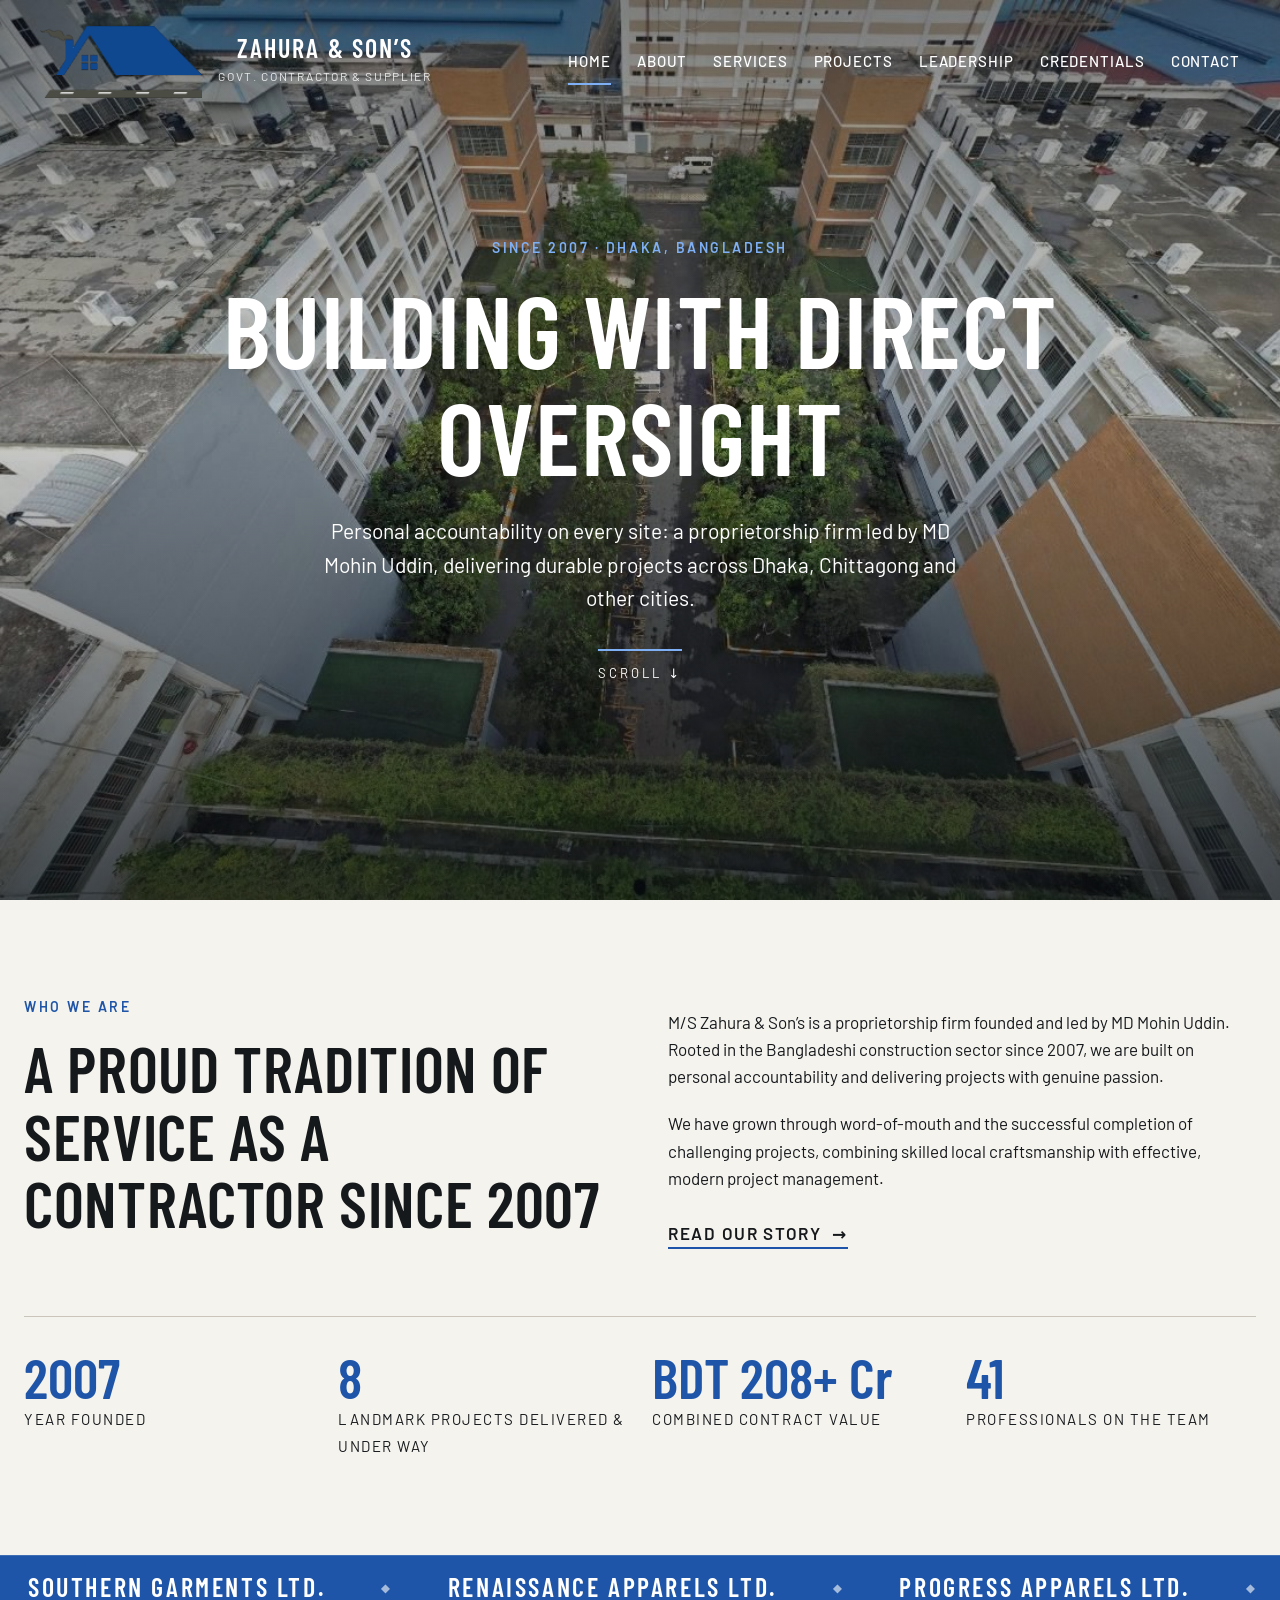
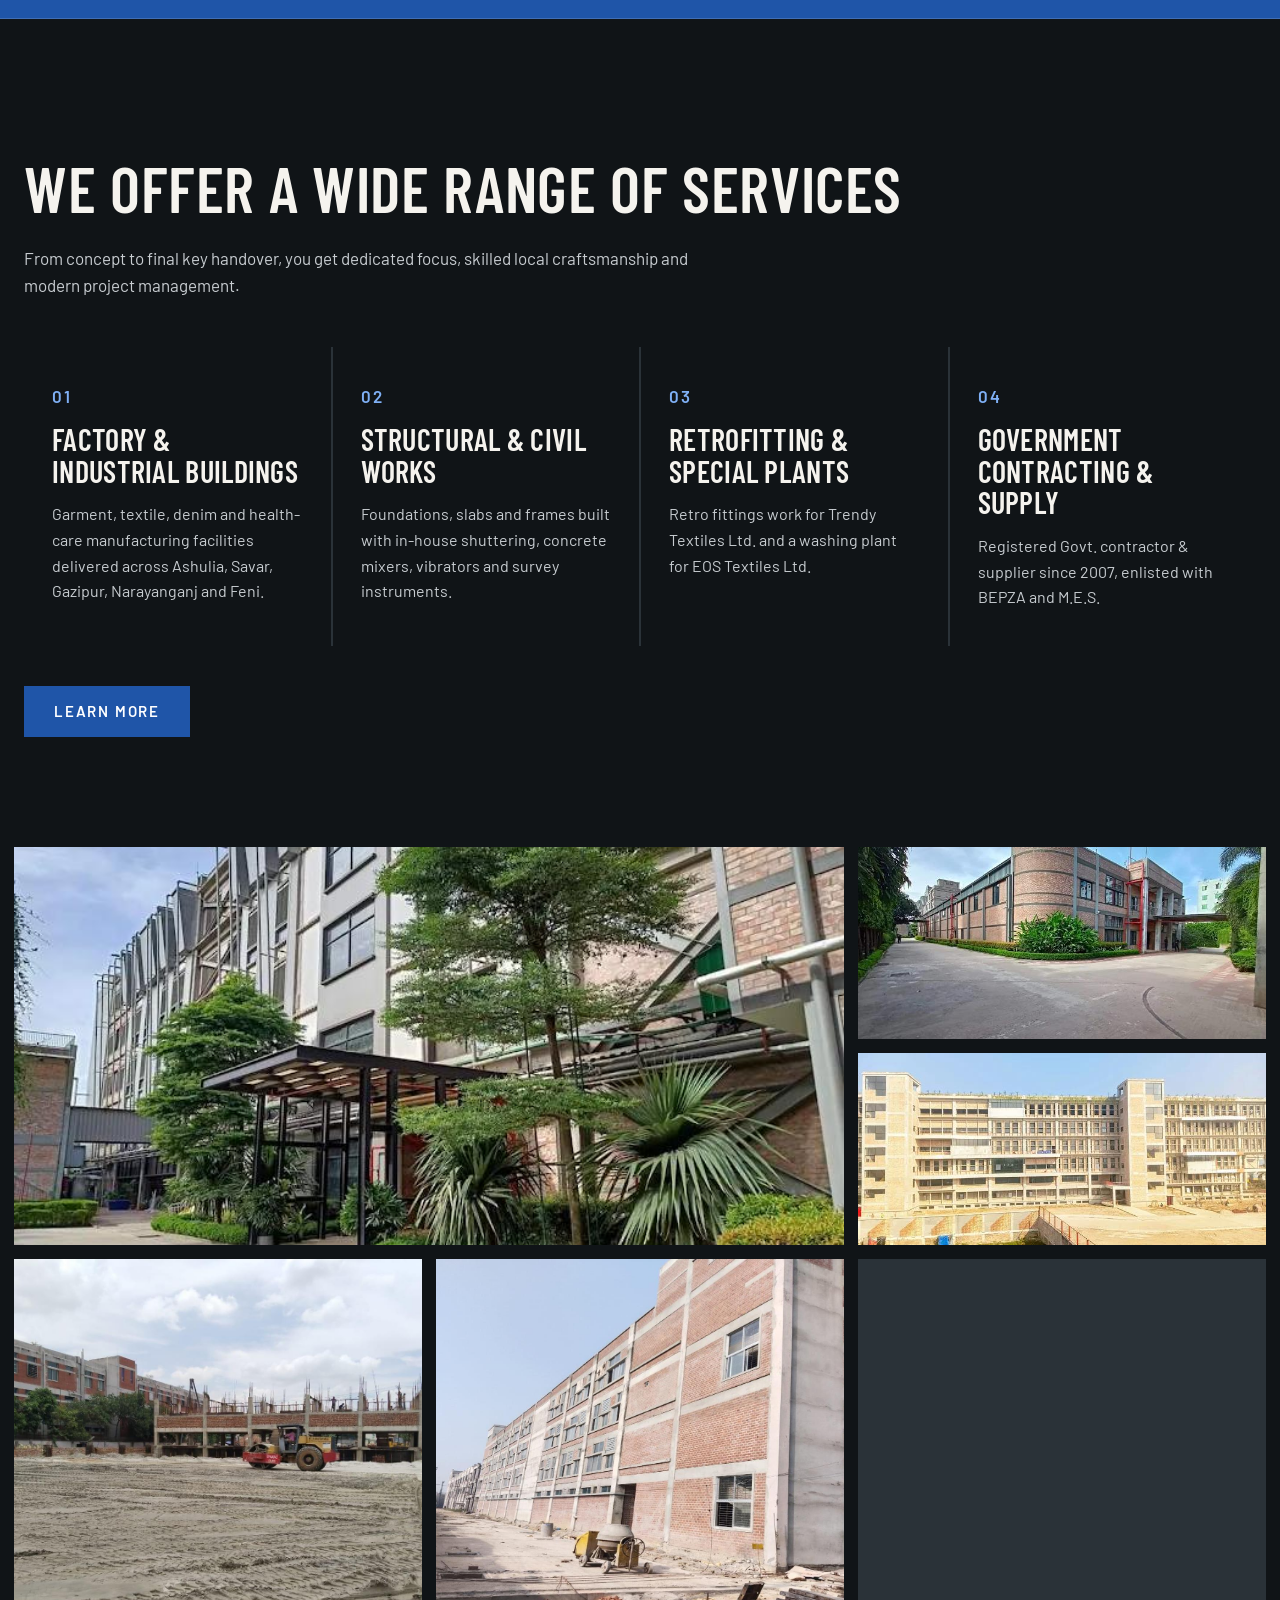
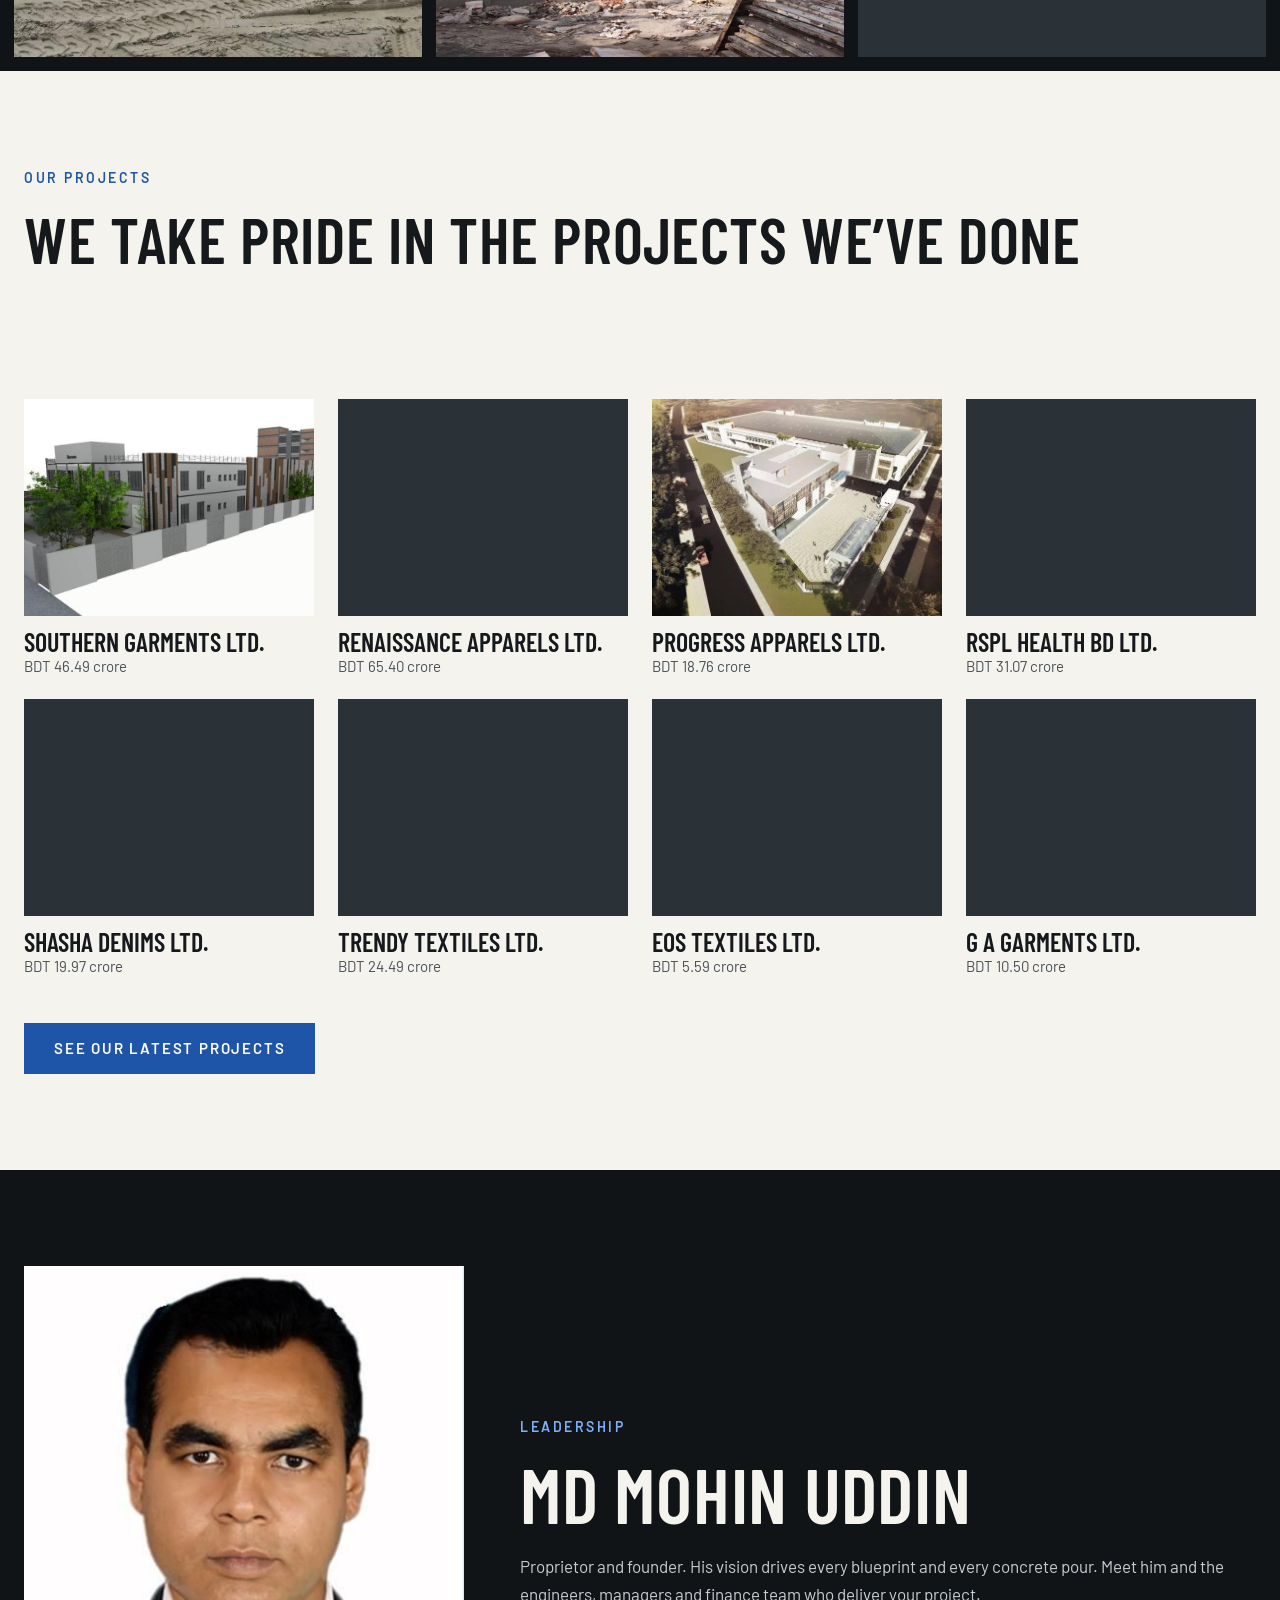
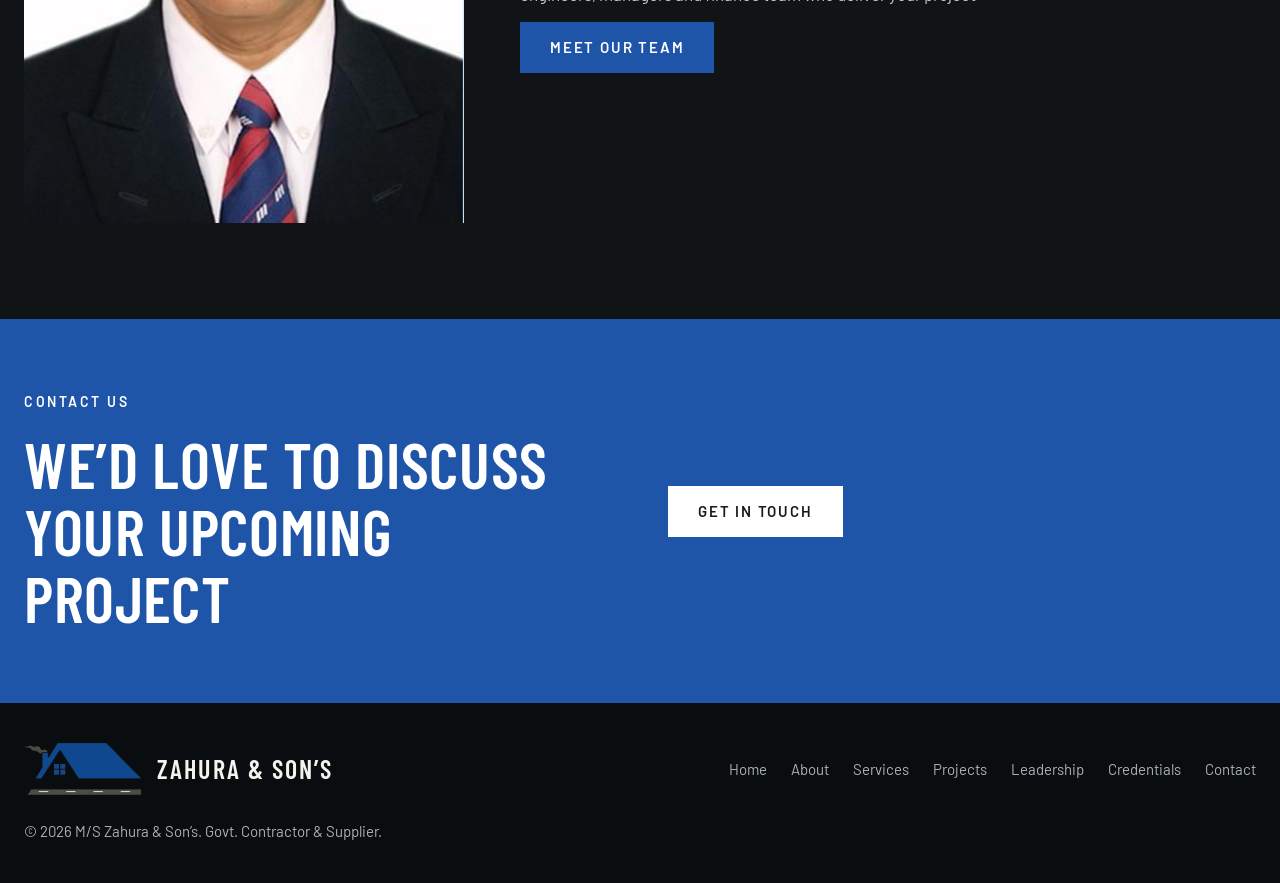
<file: index.html>
<!doctype html>
<html lang="en">
<head>
<meta charset="utf-8">
<meta name="viewport" content="width=device-width, initial-scale=1">
<title>M/S Zahura &amp; Son’s — Govt. Contractor &amp; Supplier</title>
<meta name="description" content="M/S Zahura &amp; Son’s is a government contractor and supplier building factories and industrial projects across Bangladesh since 2007.">
<meta property="og:title" content="M/S Zahura &amp; Son’s — Govt. Contractor &amp; Supplier">
<meta property="og:description" content="M/S Zahura &amp; Son’s is a government contractor and supplier building factories and industrial projects across Bangladesh since 2007.">
<meta property="og:type" content="website">
<link rel="icon" href="images/favicon.png">
<link rel="preconnect" href="https://fonts.googleapis.com">
<link rel="preconnect" href="https://fonts.gstatic.com" crossorigin>
<link rel="stylesheet" href="https://fonts.googleapis.com/css2?family=Barlow+Condensed:wght@500;600&family=Barlow:wght@400;500;600&display=swap">
<link rel="stylesheet" href="css/styles.css">
</head>
<body>
<header class="hero" id="home" data-hero="images/hero.jpg" data-hero-mobile="images/projects/rspl-health-05.jpg"><div class="nav"><a class="brand" href="index.html"><img src="images/logo.png" alt="M/S Zahura &amp; Son’s logo"><span><b>ZAHURA &amp; SON’S</b><small>Govt. Contractor &amp; Supplier</small></span></a><button class="menu" type="button" aria-expanded="false" aria-controls="site-nav">Menu</button><nav class="links" id="site-nav"><a href="index.html" class="on">Home</a><a href="about.html">About</a><a href="services.html">Services</a><a href="projects.html">Projects</a><a href="leadership.html">Leadership</a><a href="credentials.html">Credentials</a><a href="contact.html">Contact</a></nav></div>
<div class="w"><p class="eye">Since 2007 · Dhaka, Bangladesh</p><h1>Building with direct oversight</h1><p class="hsub">Personal accountability on every site: a proprietorship firm led by MD Mohin Uddin, delivering durable projects across Dhaka, Chittagong and other cities.</p><a class="scroll" href="#intro">Scroll</a></div></header><main id="main"><section class="sec" id="intro"><div class="w"><div class="two"><div><p class="eye">Who we are</p><h2>A proud tradition of service as a contractor since 2007</h2></div><div><p>M/S Zahura &amp; Son’s is a proprietorship firm founded and led by MD Mohin Uddin. Rooted in the Bangladeshi construction sector since 2007, we are built on personal accountability and delivering projects with genuine passion.</p><p class="mt20">We have grown through word-of-mouth and the successful completion of challenging projects, combining skilled local craftsmanship with effective, modern project management.</p><a class="lnk" href="about.html">Read our story</a></div></div>
<div class="stats"><div><strong>2007</strong><span>Year founded</span></div><div><strong>8</strong><span>Landmark projects delivered &amp; under way</span></div><div><strong>BDT 222+ Cr</strong><span>Combined contract value</span></div><div><strong>44</strong><span>Professionals on the team</span></div></div></div></section><div class="tick" aria-label="Clients we have built for"><div class="tick-t" aria-hidden="true"><span>Southern Garments Ltd.</span><span>Renaissance Apparels Ltd.</span><span>Progress Apparels Ltd.</span><span>RSPL Health BD Ltd.</span><span>Shasha Denims Ltd.</span><span>Trendy Textiles Ltd.</span><span>EOS Textiles Ltd.</span><span>G A Garments Ltd.</span><span>Southern Garments Ltd.</span><span>Renaissance Apparels Ltd.</span><span>Progress Apparels Ltd.</span><span>RSPL Health BD Ltd.</span><span>Shasha Denims Ltd.</span><span>Trendy Textiles Ltd.</span><span>EOS Textiles Ltd.</span><span>G A Garments Ltd.</span></div></div><section class="sec dk" id="services"><div class="w"><p class="eye">Services</p><h2>We offer a wide range of services</h2><p class="lede dk-l">From concept to final key handover, you get dedicated focus, skilled local craftsmanship and modern project management.</p><div class="sg"><div class="sc"><span>01</span><h3>Factory &amp; industrial buildings</h3><p>Garment, textile, denim and health-care manufacturing facilities delivered across Ashulia, Savar, Gazipur, Narayanganj and Feni.</p></div><div class="sc"><span>02</span><h3>Structural &amp; civil works</h3><p>Foundations, slabs and frames built with in-house shuttering, concrete mixers, vibrators and survey instruments.</p></div><div class="sc"><span>03</span><h3>Retrofitting &amp; special plants</h3><p>Retro fittings work for Trendy Textiles Ltd. and a washing plant for EOS Textiles Ltd.</p></div><div class="sc"><span>04</span><h3>Government contracting &amp; supply</h3><p>Registered Govt. contractor &amp; supplier since 2007, enlisted with BEPZA and M.E.S.</p></div></div><p class="mt40"><a class="btn" href="services.html">Learn more</a></p></div></section><div class="gal"><img class="gs" src="images/projects/southern-garments-03.jpg" alt="Zahura &amp; Son’s project photo" loading="lazy" decoding="async"><img class="gs" src="images/projects/southern-garments-04.jpg" alt="Zahura &amp; Son’s project photo" loading="lazy" decoding="async"><img class="gs" src="images/projects/renaissance-apparels-04.jpg" alt="Zahura &amp; Son’s project photo" loading="lazy" decoding="async"><img class="gs" src="images/projects/shasha-denims-02.jpg" alt="Zahura &amp; Son’s project photo" loading="lazy" decoding="async"><img class="gs" src="images/projects/trendy-textiles-14.jpg" alt="Zahura &amp; Son’s project photo" loading="lazy" decoding="async"><img class="gs" src="images/projects/rspl-health-02.jpg" alt="Zahura &amp; Son’s project photo" loading="lazy" decoding="async"></div><section class="sec" id="projects"><div class="w"><p class="eye">Our projects</p><h2>We take pride in the projects we’ve done</h2><p class="lede">Eight landmark projects with a combined contract value of about BDT 222.27 crore — completed and in progress across Ashulia, Savar, Gazipur, Narayanganj and Feni.</p><div class="pzg"><figure class="pz"><img class="ph" src="images/projects/southern-garments-02.jpg" alt="Southern Garments Ltd. site photo" loading="lazy" decoding="async"><figcaption>Southern Garments Ltd.<small>BDT 46.49 crore</small></figcaption></figure><figure class="pz"><img class="ph" src="images/projects/renaissance-apparels-01.jpg" alt="Renaissance Apparels Ltd. site photo" loading="lazy" decoding="async"><figcaption>Renaissance Apparels Ltd.<small>BDT 65.40 crore</small></figcaption></figure><figure class="pz"><img class="ph" src="images/projects/progress-apparels-01.jpg" alt="Progress Apparels Ltd. site photo" loading="lazy" decoding="async"><figcaption>Progress Apparels Ltd.<small>BDT 18.76 crore</small></figcaption></figure><figure class="pz"><img class="ph" src="images/projects/rspl-health-01.jpg" alt="RSPL Health BD Ltd. site photo" loading="lazy" decoding="async"><figcaption>RSPL Health BD Ltd.<small>BDT 31.07 crore</small></figcaption></figure><figure class="pz"><img class="ph" src="images/projects/shasha-denims-01.jpg" alt="Shasha Denims Ltd. site photo" loading="lazy" decoding="async"><figcaption>Shasha Denims Ltd.<small>BDT 19.97 crore</small></figcaption></figure><figure class="pz"><img class="ph" src="images/projects/trendy-textiles-01.jpg" alt="Trendy Textiles Ltd. site photo" loading="lazy" decoding="async"><figcaption>Trendy Textiles Ltd.<small>BDT 24.49 crore</small></figcaption></figure><figure class="pz"><img class="ph" src="images/projects/eos-textiles-01.jpg" alt="EOS Textiles Ltd. site photo" loading="lazy" decoding="async"><figcaption>EOS Textiles Ltd.<small>BDT 5.59 crore</small></figcaption></figure><figure class="pz"><img class="ph" src="images/projects/ga-garments-01.jpg" alt="G A Garments Ltd. site photo" loading="lazy" decoding="async"><figcaption>G A Garments Ltd.<small>BDT 10.50 crore</small></figcaption></figure></div><p class="mt48"><a class="btn" href="projects.html">See our latest projects</a></p></div></section><section class="sec dk" id="leadership"><div class="w"><div class="lead nb"><img src="images/owner.jpg" alt="MD Mohin Uddin, Proprietor"><div><p class="eye">Leadership</p><h3>MD Mohin Uddin</h3><p>Proprietor and founder. His vision drives every blueprint and every concrete pour. Meet him and the engineers, managers and finance team who deliver your project.</p><a class="btn" href="leadership.html">Meet our team</a></div></div></div></section><section class="cta" id="cta"><div class="w"><div class="two"><div><p class="eye">Contact us</p><h2>We’d love to discuss your upcoming project</h2></div><div><a class="btn" href="contact.html">Get in touch</a></div></div></section></main><footer class="ft"><div class="w"><a class="brand" href="index.html"><img src="images/logo.png" alt="Logo"><span class="fb"><b>ZAHURA &amp; SON’S</b></span></a><nav><a href="index.html" class="on">Home</a><a href="about.html">About</a><a href="services.html">Services</a><a href="projects.html">Projects</a><a href="leadership.html">Leadership</a><a href="credentials.html">Credentials</a><a href="contact.html">Contact</a></nav><span>© 2026 M/S Zahura &amp; Son’s. Govt. Contractor &amp; Supplier.</span></div></footer>
<script src="js/config.js"></script>
<script src="js/main.js"></script>
<script src="js/animate.js"></script>
</body>
</html>
</file>
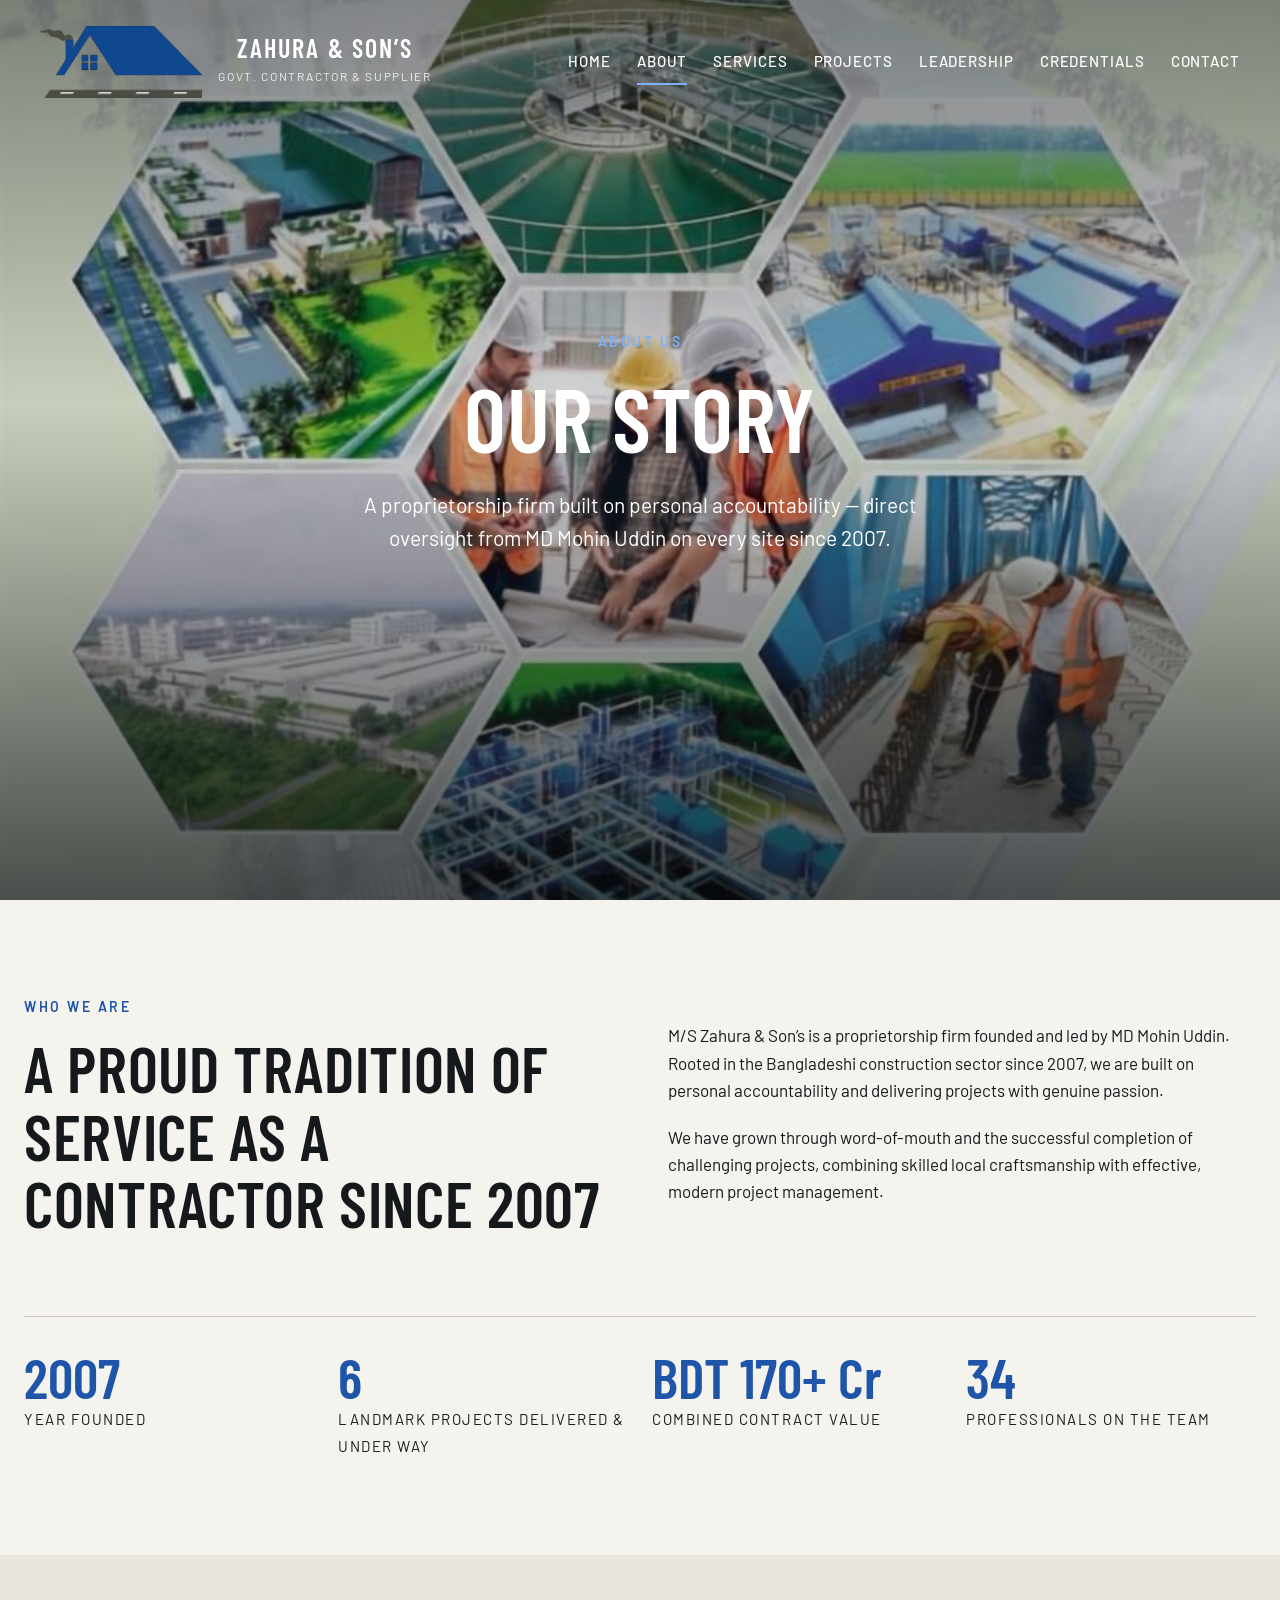
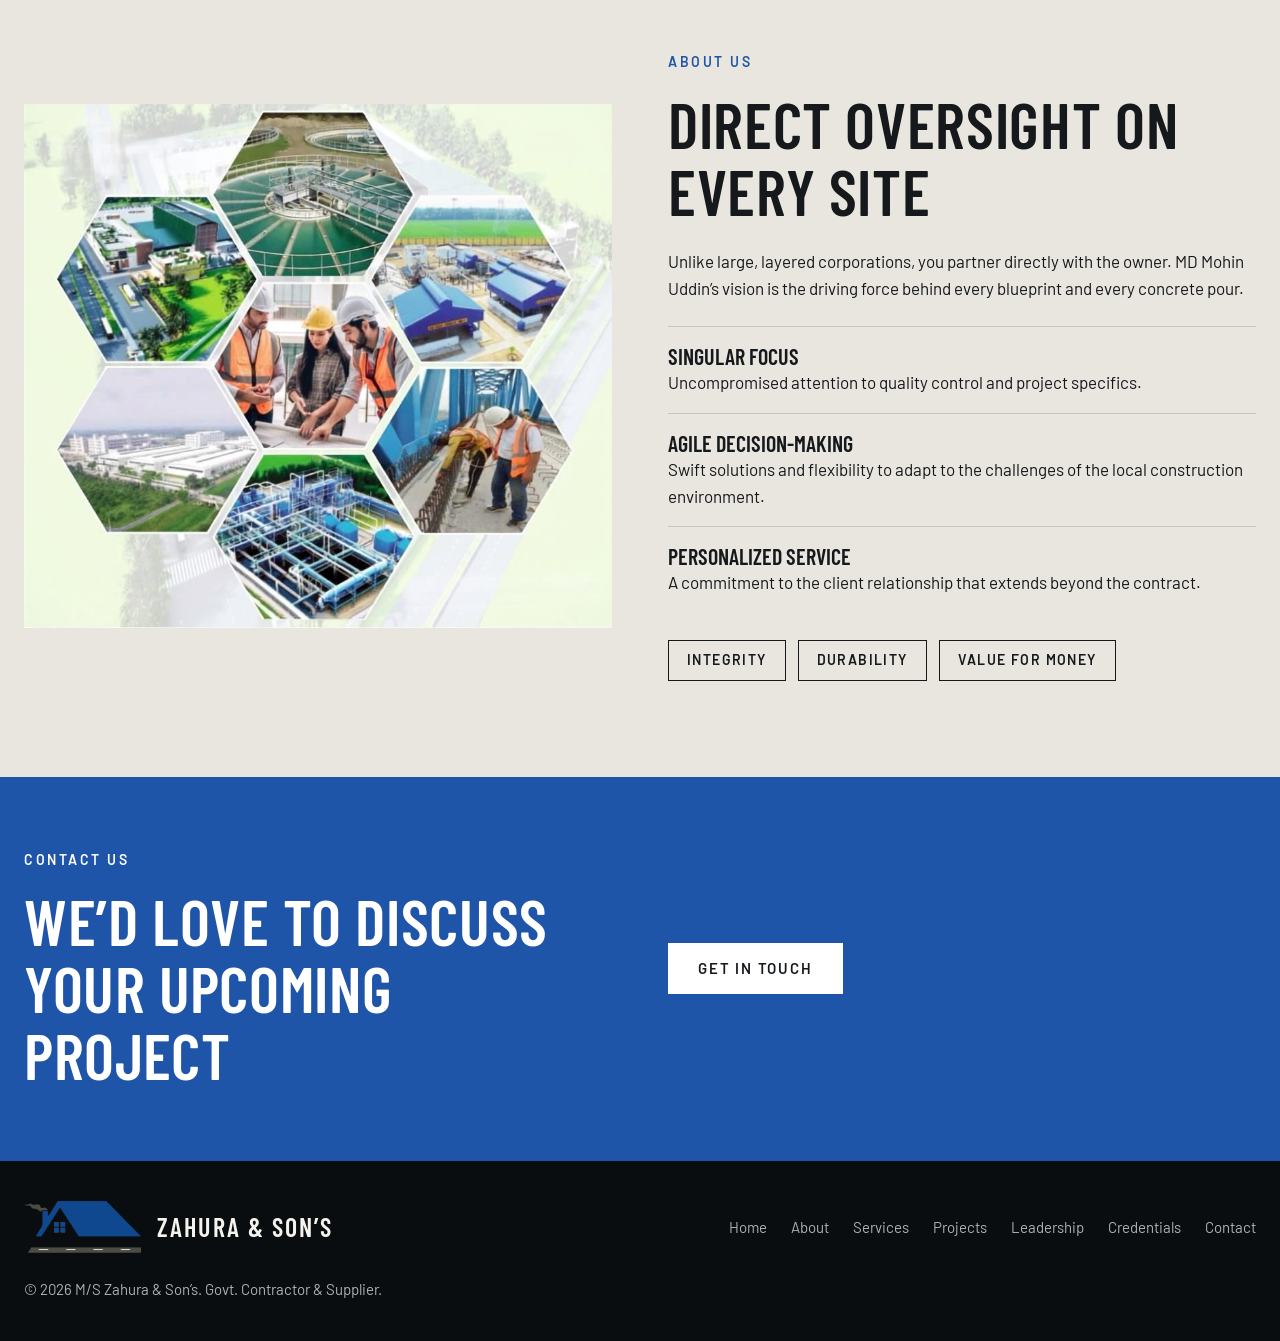
<file: about.html>
<!doctype html>
<html lang="en">
<head>
<meta charset="utf-8">
<meta name="viewport" content="width=device-width, initial-scale=1">
<title>About — M/S Zahura &amp; Son’s</title>
<meta name="description" content="Our story: a proprietorship firm led by MD Mohin Uddin, with direct oversight on every site since 2007.">
<meta property="og:title" content="About — M/S Zahura &amp; Son’s">
<meta property="og:description" content="Our story: a proprietorship firm led by MD Mohin Uddin, with direct oversight on every site since 2007.">
<meta property="og:type" content="website">
<link rel="icon" href="images/favicon.png">
<link rel="preconnect" href="https://fonts.googleapis.com">
<link rel="preconnect" href="https://fonts.gstatic.com" crossorigin>
<link rel="stylesheet" href="https://fonts.googleapis.com/css2?family=Barlow+Condensed:wght@500;600&family=Barlow:wght@400;500;600&display=swap">
<link rel="stylesheet" href="css/styles.css">
</head>
<body>
<header class="hero sub" id="home" data-hero="images/about.jpg" data-hero-mobile="images/projects/trendy-textiles-05.jpg"><div class="nav"><a class="brand" href="index.html"><img src="images/logo.png" alt="M/S Zahura &amp; Son’s logo"><span><b>ZAHURA &amp; SON’S</b><small>Govt. Contractor &amp; Supplier</small></span></a><button class="menu" type="button" aria-expanded="false" aria-controls="site-nav">Menu</button><nav class="links" id="site-nav"><a href="index.html">Home</a><a href="about.html" class="on">About</a><a href="services.html">Services</a><a href="projects.html">Projects</a><a href="leadership.html">Leadership</a><a href="credentials.html">Credentials</a><a href="contact.html">Contact</a></nav></div>
<div class="w"><p class="eye">About us</p><h1>Our story</h1><p class="hsub">A proprietorship firm built on personal accountability — direct oversight from MD Mohin Uddin on every site since 2007.</p></div></header><main id="main"><section class="sec" id="intro"><div class="w"><div class="two"><div><p class="eye">Who we are</p><h2>A proud tradition of service as a contractor since 2007</h2></div><div><p>M/S Zahura &amp; Son’s is a proprietorship firm founded and led by MD Mohin Uddin. Rooted in the Bangladeshi construction sector since 2007, we are built on personal accountability and delivering projects with genuine passion.</p><p class="mt20">We have grown through word-of-mouth and the successful completion of challenging projects, combining skilled local craftsmanship with effective, modern project management.</p></div></div>
<div class="stats"><div><strong>2007</strong><span>Year founded</span></div><div><strong>8</strong><span>Landmark projects delivered &amp; under way</span></div><div><strong>BDT 222+ Cr</strong><span>Combined contract value</span></div><div><strong>44</strong><span>Professionals on the team</span></div></div></div></section><section class="sec alt about" id="about"><div class="w"><div class="two"><img src="images/about.jpg" alt="Collage of industrial project sites and site engineers"><div><p class="eye">About us</p><h2>Direct oversight on every site</h2><p>Unlike large, layered corporations, you partner directly with the owner. MD Mohin Uddin’s vision is the driving force behind every blueprint and every concrete pour.</p><div class="pts mt24"><p><b>Singular focus</b>Uncompromised attention to quality control and project specifics.</p><p><b>Agile decision-making</b>Swift solutions and flexibility to adapt to the challenges of the local construction environment.</p><p><b>Personalized service</b>A commitment to the client relationship that extends beyond the contract.</p></div><div class="vals"><span>Integrity</span><span>Durability</span><span>Value for money</span></div></div></div></div></section><section class="cta" id="cta"><div class="w"><div class="two"><div><p class="eye">Contact us</p><h2>We’d love to discuss your upcoming project</h2></div><div><a class="btn" href="contact.html">Get in touch</a></div></div></section></main><footer class="ft"><div class="w"><a class="brand" href="index.html"><img src="images/logo.png" alt="Logo"><span class="fb"><b>ZAHURA &amp; SON’S</b></span></a><nav><a href="index.html">Home</a><a href="about.html" class="on">About</a><a href="services.html">Services</a><a href="projects.html">Projects</a><a href="leadership.html">Leadership</a><a href="credentials.html">Credentials</a><a href="contact.html">Contact</a></nav><span>© 2026 M/S Zahura &amp; Son’s. Govt. Contractor &amp; Supplier.</span></div></footer>
<script src="js/config.js"></script>
<script src="js/main.js"></script>
<script src="js/animate.js"></script>
</body>
</html>
</file>
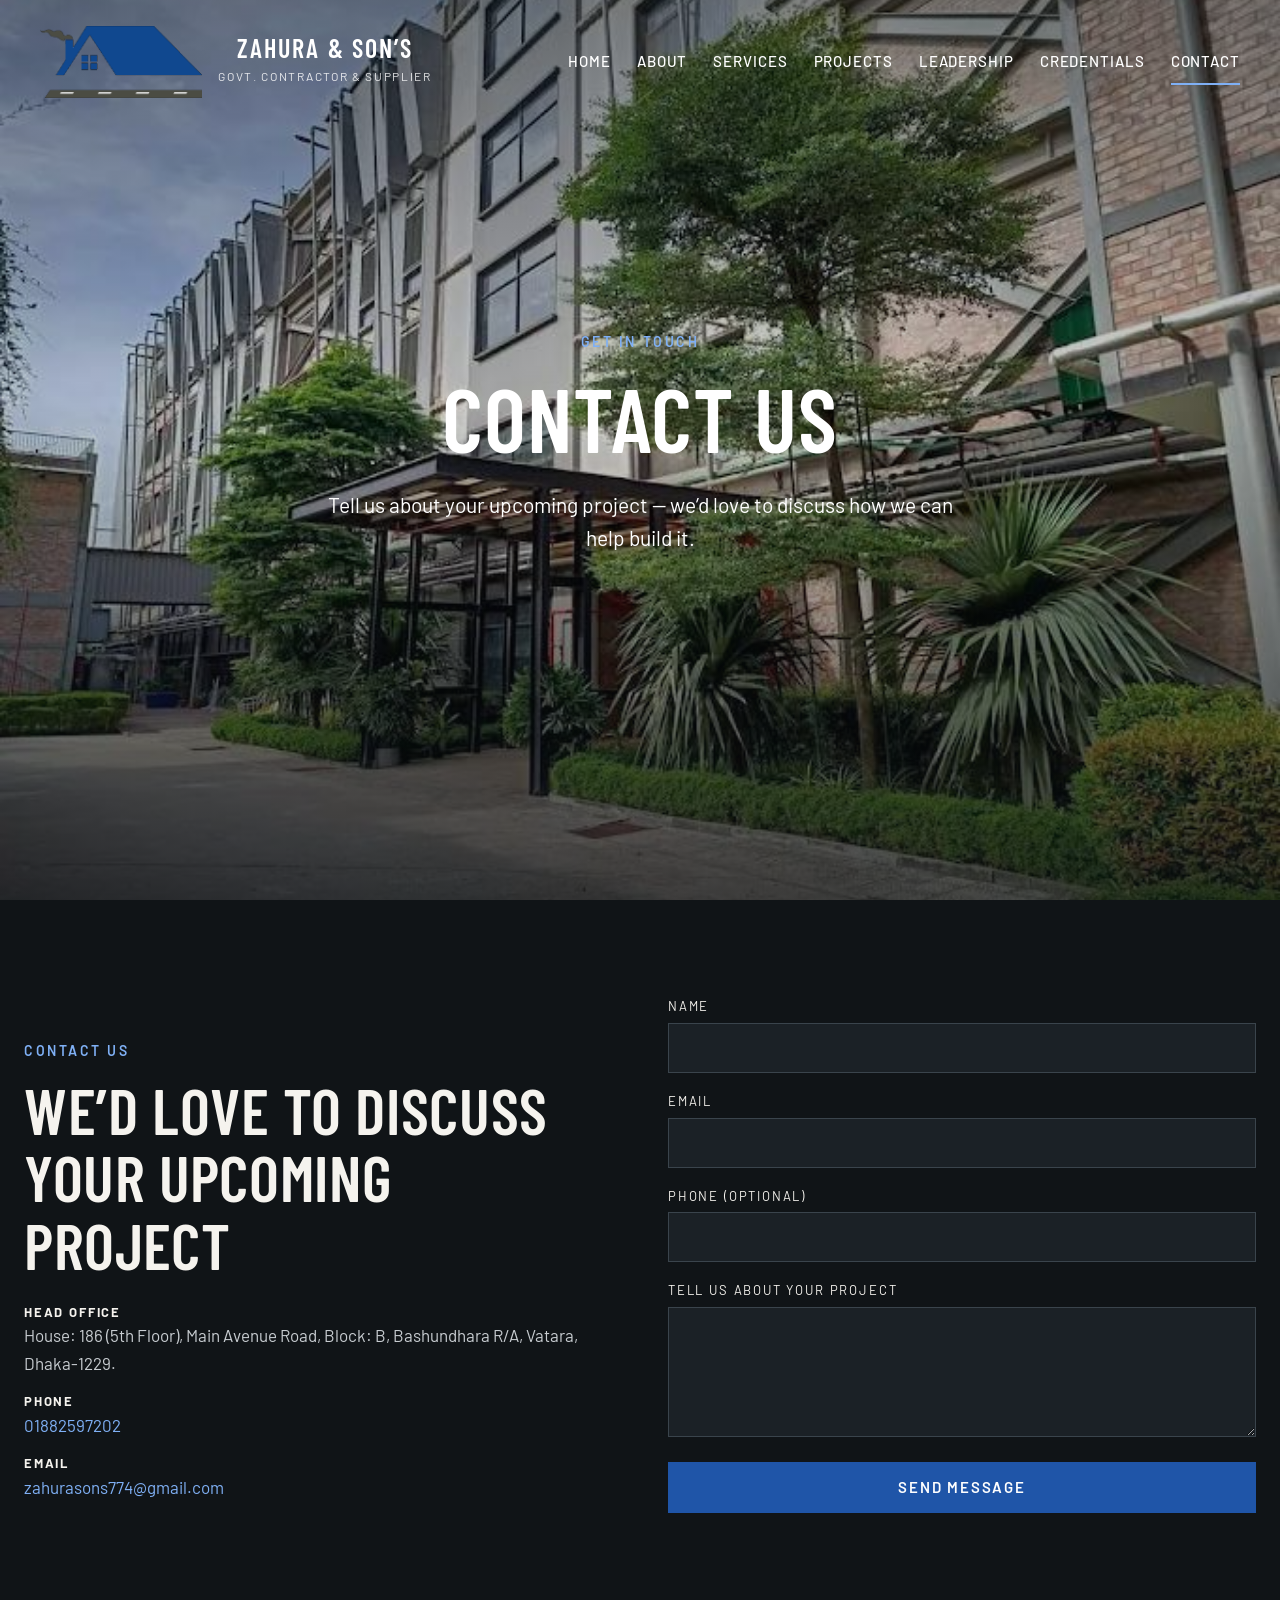
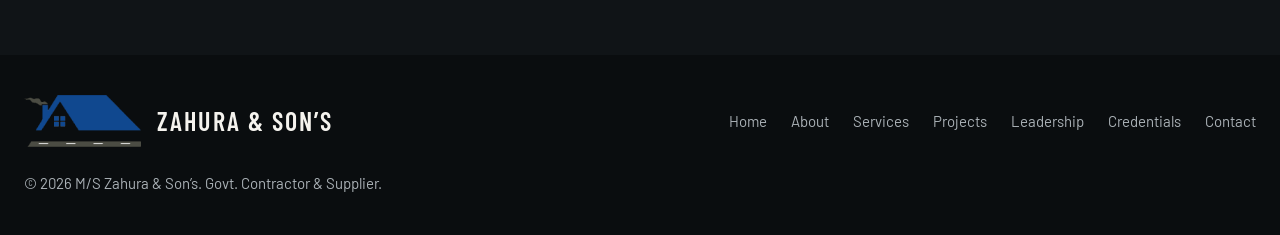
<file: contact.html>
<!doctype html>
<html lang="en">
<head>
<meta charset="utf-8">
<meta name="viewport" content="width=device-width, initial-scale=1">
<title>Contact — M/S Zahura &amp; Son’s</title>
<meta name="description" content="Contact M/S Zahura &amp; Son’s, Bashundhara R/A, Dhaka-1229.">
<meta property="og:title" content="Contact — M/S Zahura &amp; Son’s">
<meta property="og:description" content="Contact M/S Zahura &amp; Son’s, Bashundhara R/A, Dhaka-1229.">
<meta property="og:type" content="website">
<link rel="icon" href="images/favicon.png">
<link rel="preconnect" href="https://fonts.googleapis.com">
<link rel="preconnect" href="https://fonts.gstatic.com" crossorigin>
<link rel="stylesheet" href="https://fonts.googleapis.com/css2?family=Barlow+Condensed:wght@500;600&family=Barlow:wght@400;500;600&display=swap">
<link rel="stylesheet" href="css/styles.css">
</head>
<body>
<header class="hero sub" id="home" data-hero="images/projects/southern-garments-03.jpg" data-hero-mobile="images/projects/ga-garments-04.jpg"><div class="nav"><a class="brand" href="index.html"><img src="images/logo.png" alt="M/S Zahura &amp; Son’s logo"><span><b>ZAHURA &amp; SON’S</b><small>Govt. Contractor &amp; Supplier</small></span></a><button class="menu" type="button" aria-expanded="false" aria-controls="site-nav">Menu</button><nav class="links" id="site-nav"><a href="index.html">Home</a><a href="about.html">About</a><a href="services.html">Services</a><a href="projects.html">Projects</a><a href="leadership.html">Leadership</a><a href="credentials.html">Credentials</a><a href="contact.html" class="on">Contact</a></nav></div>
<div class="w"><p class="eye">Get in touch</p><h1>Contact us</h1><p class="hsub">Tell us about your upcoming project — we’d love to discuss how we can help build it.</p></div></header><main id="main"><section class="sec dk" id="contact"><div class="w"><div class="two"><div class="ct"><p class="eye">Contact us</p><h2>We’d love to discuss your upcoming project</h2><p><b>Head office</b>House: 186 (5th Floor), Main Avenue Road, Block: B, Bashundhara R/A, Vatara, Dhaka-1229.</p><p id="ct-phone" hidden><b>Phone</b><a href="#" id="ct-phone-a"></a></p><p id="ct-email" hidden><b>Email</b><a href="#" id="ct-email-a"></a></p></div><form id="contact-form"><div><label for="n">Name</label><input id="n" name="name" type="text" autocomplete="name" required minlength="2" maxlength="100"></div><div><label for="e">Email</label><input id="e" name="email" type="email" autocomplete="email" required></div><div><label for="p">Phone (optional)</label><input id="p" name="phone" type="tel" autocomplete="tel"></div><div><label for="m">Tell us about your project</label><textarea id="m" name="message" rows="5" required minlength="10" maxlength="3000"></textarea></div><div class="hp" aria-hidden="true"><label for="w">Leave this field empty</label><input id="w" name="botcheck" type="text" tabindex="-1" autocomplete="off"></div><button class="btn" type="submit">Send message</button><p class="fnote" id="form-note" hidden></p><p id="form-status" role="status" aria-live="polite"></p></form></div></div></section></main><footer class="ft"><div class="w"><a class="brand" href="index.html"><img src="images/logo.png" alt="Logo"><span class="fb"><b>ZAHURA &amp; SON’S</b></span></a><nav><a href="index.html">Home</a><a href="about.html">About</a><a href="services.html">Services</a><a href="projects.html">Projects</a><a href="leadership.html">Leadership</a><a href="credentials.html">Credentials</a><a href="contact.html" class="on">Contact</a></nav><span>© 2026 M/S Zahura &amp; Son’s. Govt. Contractor &amp; Supplier.</span></div></footer>
<script src="js/config.js"></script>
<script src="js/main.js"></script>
<script src="js/animate.js"></script>
</body>
</html>
</file>
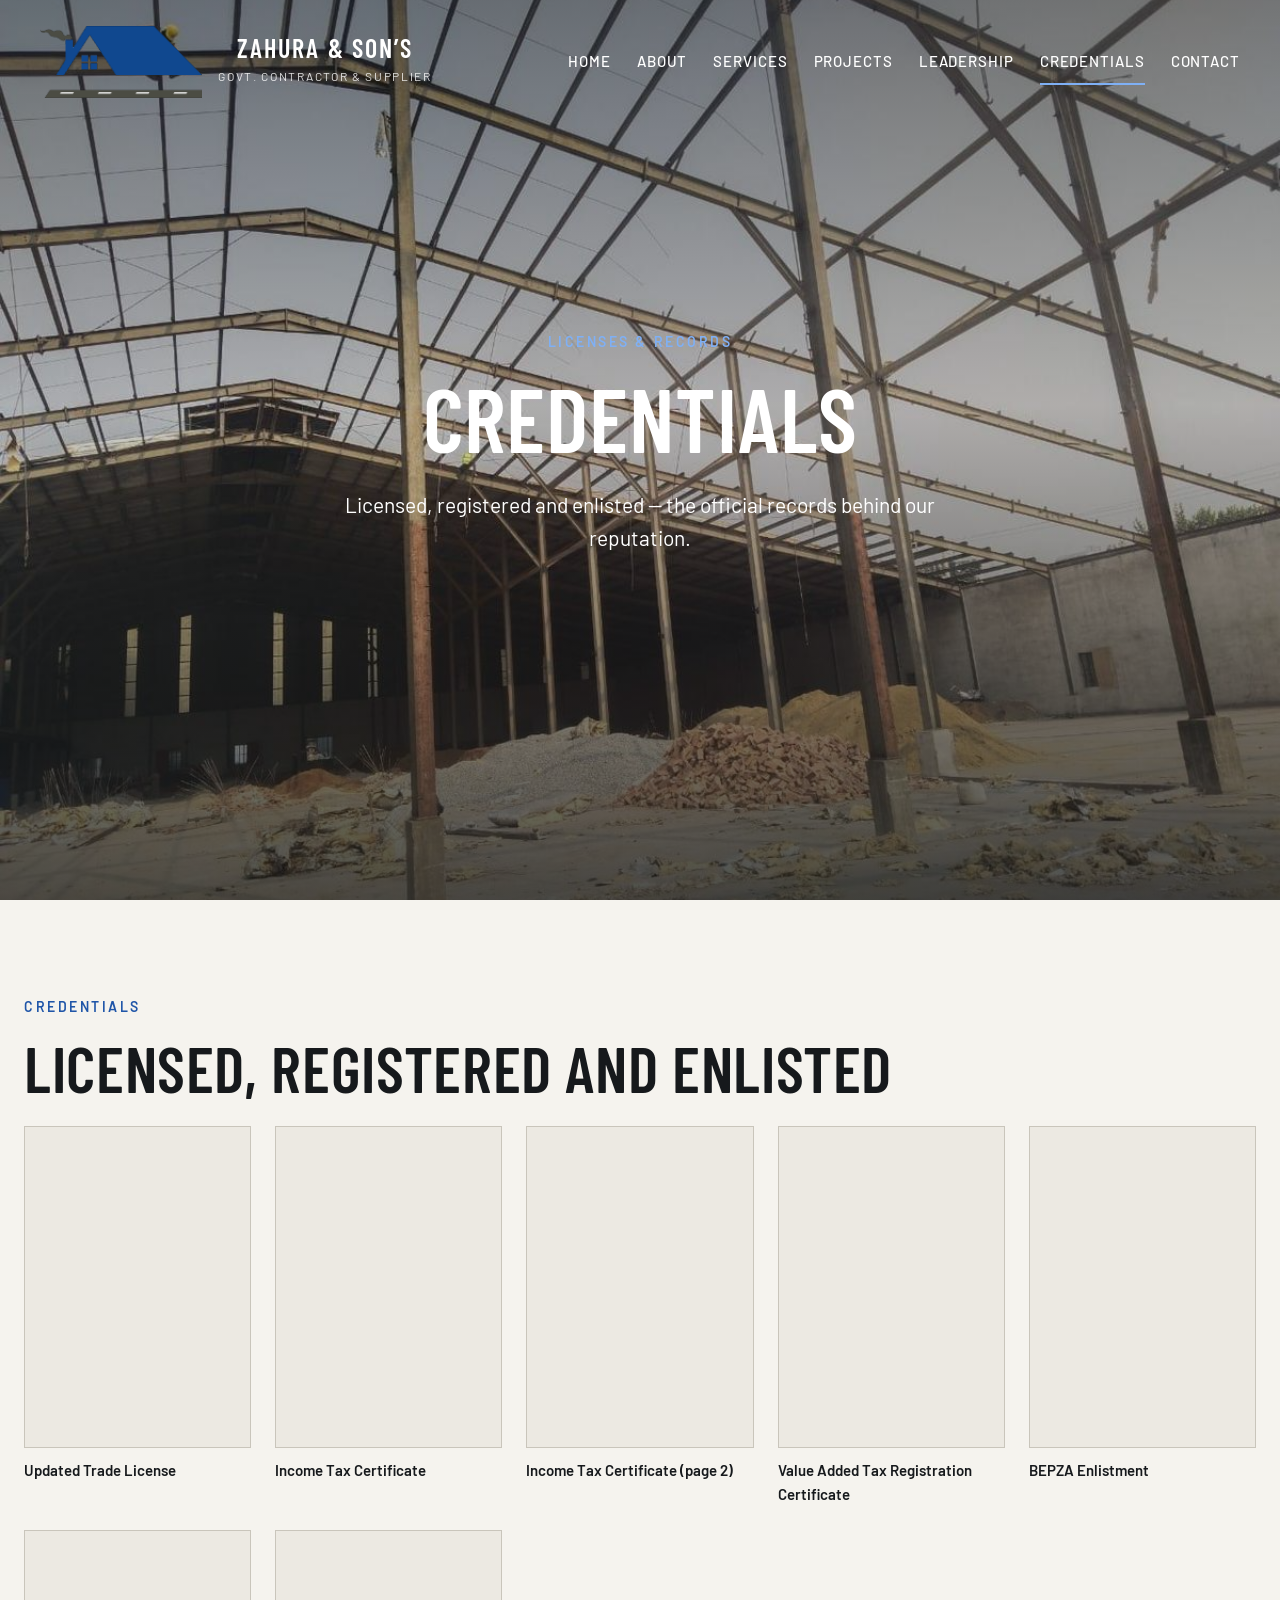
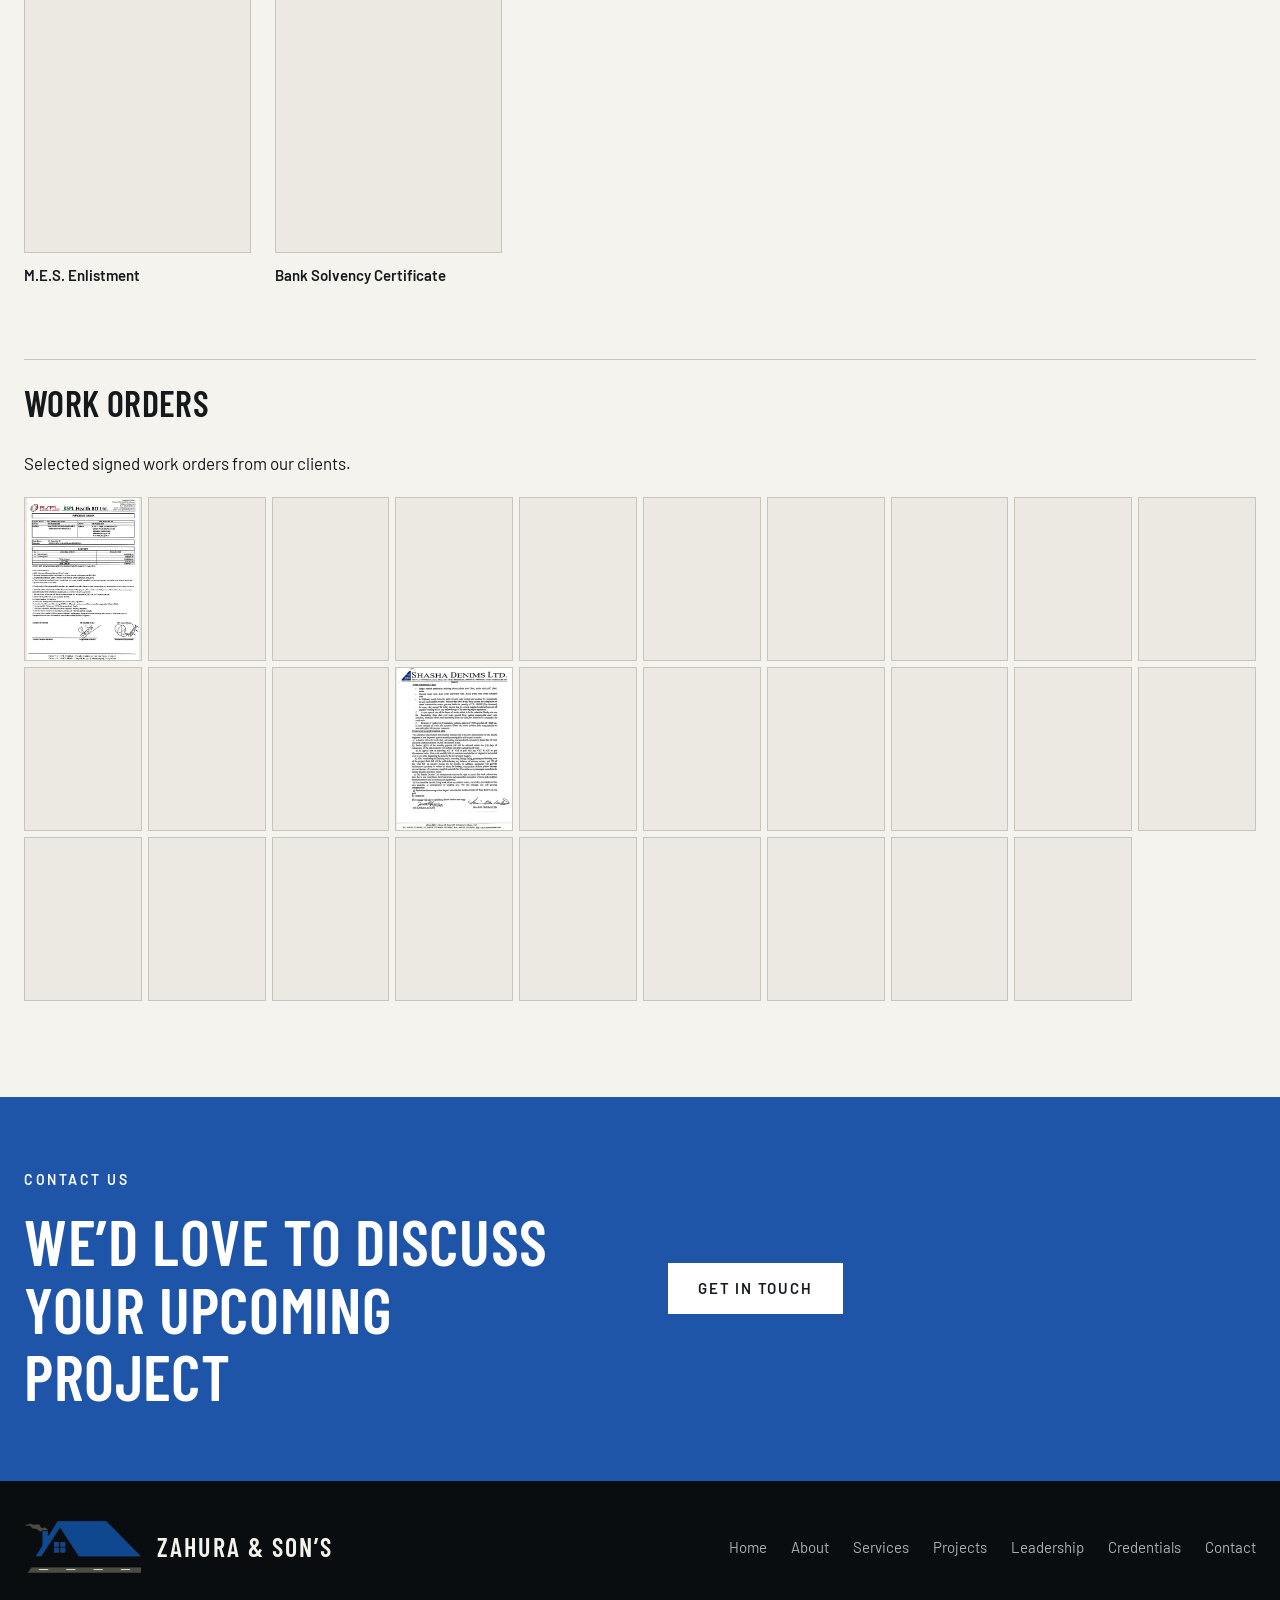
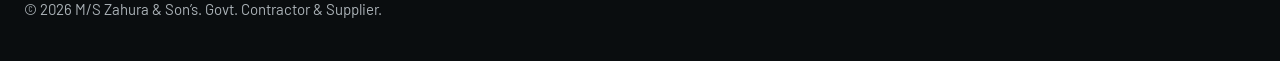
<file: credentials.html>
<!doctype html>
<html lang="en">
<head>
<meta charset="utf-8">
<meta name="viewport" content="width=device-width, initial-scale=1">
<title>Credentials — M/S Zahura &amp; Son’s</title>
<meta name="description" content="Trade license, tax, VAT, BEPZA, M.E.S. enlistment, bank solvency and work orders of M/S Zahura &amp; Son’s.">
<meta property="og:title" content="Credentials — M/S Zahura &amp; Son’s">
<meta property="og:description" content="Trade license, tax, VAT, BEPZA, M.E.S. enlistment, bank solvency and work orders of M/S Zahura &amp; Son’s.">
<meta property="og:type" content="website">
<link rel="icon" href="images/favicon.png">
<link rel="preconnect" href="https://fonts.googleapis.com">
<link rel="preconnect" href="https://fonts.gstatic.com" crossorigin>
<link rel="stylesheet" href="https://fonts.googleapis.com/css2?family=Barlow+Condensed:wght@500;600&family=Barlow:wght@400;500;600&display=swap">
<link rel="stylesheet" href="css/styles.css">
</head>
<body>
<header class="hero sub" id="home" data-hero="images/projects/ga-garments-05.jpg" data-hero-mobile="images/projects/progress-apparels-04.jpg"><div class="nav"><a class="brand" href="index.html"><img src="images/logo.png" alt="M/S Zahura &amp; Son’s logo"><span><b>ZAHURA &amp; SON’S</b><small>Govt. Contractor &amp; Supplier</small></span></a><button class="menu" type="button" aria-expanded="false" aria-controls="site-nav">Menu</button><nav class="links" id="site-nav"><a href="index.html">Home</a><a href="about.html">About</a><a href="services.html">Services</a><a href="projects.html">Projects</a><a href="leadership.html">Leadership</a><a href="credentials.html" class="on">Credentials</a><a href="contact.html">Contact</a></nav></div>
<div class="w"><p class="eye">Licenses &amp; records</p><h1>Credentials</h1><p class="hsub">Licensed, registered and enlisted — the official records behind our reputation.</p></div></header><main id="main"><section class="sec" id="credentials"><div class="w"><p class="eye">Credentials</p><h2>Licensed, registered and enlisted</h2><div class="cg"><figure class="cf"><img class="cs" src="images/credentials/trade-license.jpg" alt="Updated Trade License" loading="lazy" decoding="async"><figcaption>Updated Trade License</figcaption></figure><figure class="cf"><img class="cs" src="images/credentials/income-tax-certificate-1.jpg" alt="Income Tax Certificate" loading="lazy" decoding="async"><figcaption>Income Tax Certificate</figcaption></figure><figure class="cf"><img class="cs" src="images/credentials/income-tax-certificate-2.jpg" alt="Income Tax Certificate (page 2)" loading="lazy" decoding="async"><figcaption>Income Tax Certificate (page 2)</figcaption></figure><figure class="cf"><img class="cs" src="images/credentials/vat-registration-certificate.jpg" alt="Value Added Tax Registration Certificate" loading="lazy" decoding="async"><figcaption>Value Added Tax Registration Certificate</figcaption></figure><figure class="cf"><img class="cs" src="images/credentials/bepza-enlistment.jpg" alt="BEPZA Enlistment" loading="lazy" decoding="async"><figcaption>BEPZA Enlistment</figcaption></figure><figure class="cf"><img class="cs" src="images/credentials/mes-enlistment.jpg" alt="M.E.S. Enlistment" loading="lazy" decoding="async"><figcaption>M.E.S. Enlistment</figcaption></figure><figure class="cf"><img class="cs" src="images/credentials/bank-solvency-certificate.jpg" alt="Bank Solvency Certificate" loading="lazy" decoding="async"><figcaption>Bank Solvency Certificate</figcaption></figure></div><h3 class="sub light">Work orders</h3><p>Selected signed work orders from our clients.</p><div class="wg"><img class="ws" src="images/work-orders/work-order-01.jpg" alt="Work order 1" loading="lazy" decoding="async"><img class="ws" src="images/work-orders/work-order-02.jpg" alt="Work order 2" loading="lazy" decoding="async"><img class="ws" src="images/work-orders/work-order-03.jpg" alt="Work order 3" loading="lazy" decoding="async"><img class="ws" src="images/work-orders/work-order-04.jpg" alt="Work order 4" loading="lazy" decoding="async"><img class="ws" src="images/work-orders/work-order-05.jpg" alt="Work order 5" loading="lazy" decoding="async"><img class="ws" src="images/work-orders/work-order-06.jpg" alt="Work order 6" loading="lazy" decoding="async"><img class="ws" src="images/work-orders/work-order-07.jpg" alt="Work order 7" loading="lazy" decoding="async"><img class="ws" src="images/work-orders/work-order-08.jpg" alt="Work order 8" loading="lazy" decoding="async"><img class="ws" src="images/work-orders/work-order-09.jpg" alt="Work order 9" loading="lazy" decoding="async"><img class="ws" src="images/work-orders/work-order-10.jpg" alt="Work order 10" loading="lazy" decoding="async"><img class="ws" src="images/work-orders/work-order-11.jpg" alt="Work order 11" loading="lazy" decoding="async"><img class="ws" src="images/work-orders/work-order-12.jpg" alt="Work order 12" loading="lazy" decoding="async"><img class="ws" src="images/work-orders/work-order-13.jpg" alt="Work order 13" loading="lazy" decoding="async"><img class="ws" src="images/work-orders/work-order-14.jpg" alt="Work order 14" loading="lazy" decoding="async"><img class="ws" src="images/work-orders/work-order-15.jpg" alt="Work order 15" loading="lazy" decoding="async"><img class="ws" src="images/work-orders/work-order-16.jpg" alt="Work order 16" loading="lazy" decoding="async"><img class="ws" src="images/work-orders/work-order-17.jpg" alt="Work order 17" loading="lazy" decoding="async"><img class="ws" src="images/work-orders/work-order-18.jpg" alt="Work order 18" loading="lazy" decoding="async"><img class="ws" src="images/work-orders/work-order-19.jpg" alt="Work order 19" loading="lazy" decoding="async"><img class="ws" src="images/work-orders/work-order-20.jpg" alt="Work order 20" loading="lazy" decoding="async"><img class="ws" src="images/work-orders/work-order-21.jpg" alt="Work order 21" loading="lazy" decoding="async"><img class="ws" src="images/work-orders/work-order-22.jpg" alt="Work order 22" loading="lazy" decoding="async"><img class="ws" src="images/work-orders/work-order-23.jpg" alt="Work order 23" loading="lazy" decoding="async"><img class="ws" src="images/work-orders/work-order-24.jpg" alt="Work order 24" loading="lazy" decoding="async"><img class="ws" src="images/work-orders/work-order-25.jpg" alt="Work order 25" loading="lazy" decoding="async"><img class="ws" src="images/work-orders/work-order-26.jpg" alt="Work order 26" loading="lazy" decoding="async"><img class="ws" src="images/work-orders/work-order-27.jpg" alt="Work order 27" loading="lazy" decoding="async"><img class="ws" src="images/work-orders/work-order-28.jpg" alt="Work order 28" loading="lazy" decoding="async"><img class="ws" src="images/work-orders/work-order-29.jpg" alt="Work order 29" loading="lazy" decoding="async"></div></div></section><section class="cta" id="cta"><div class="w"><div class="two"><div><p class="eye">Contact us</p><h2>We’d love to discuss your upcoming project</h2></div><div><a class="btn" href="contact.html">Get in touch</a></div></div></div></section></main><footer class="ft"><div class="w"><a class="brand" href="index.html"><img src="images/logo.png" alt="Logo"><span class="fb"><b>ZAHURA &amp; SON’S</b></span></a><nav><a href="index.html">Home</a><a href="about.html">About</a><a href="services.html">Services</a><a href="projects.html">Projects</a><a href="leadership.html">Leadership</a><a href="credentials.html" class="on">Credentials</a><a href="contact.html">Contact</a></nav><span>© 2026 M/S Zahura &amp; Son’s. Govt. Contractor &amp; Supplier.</span></div></footer>
<script src="js/config.js"></script>
<script src="js/main.js"></script>
<script src="js/animate.js"></script>
</body>
</html>
</file>
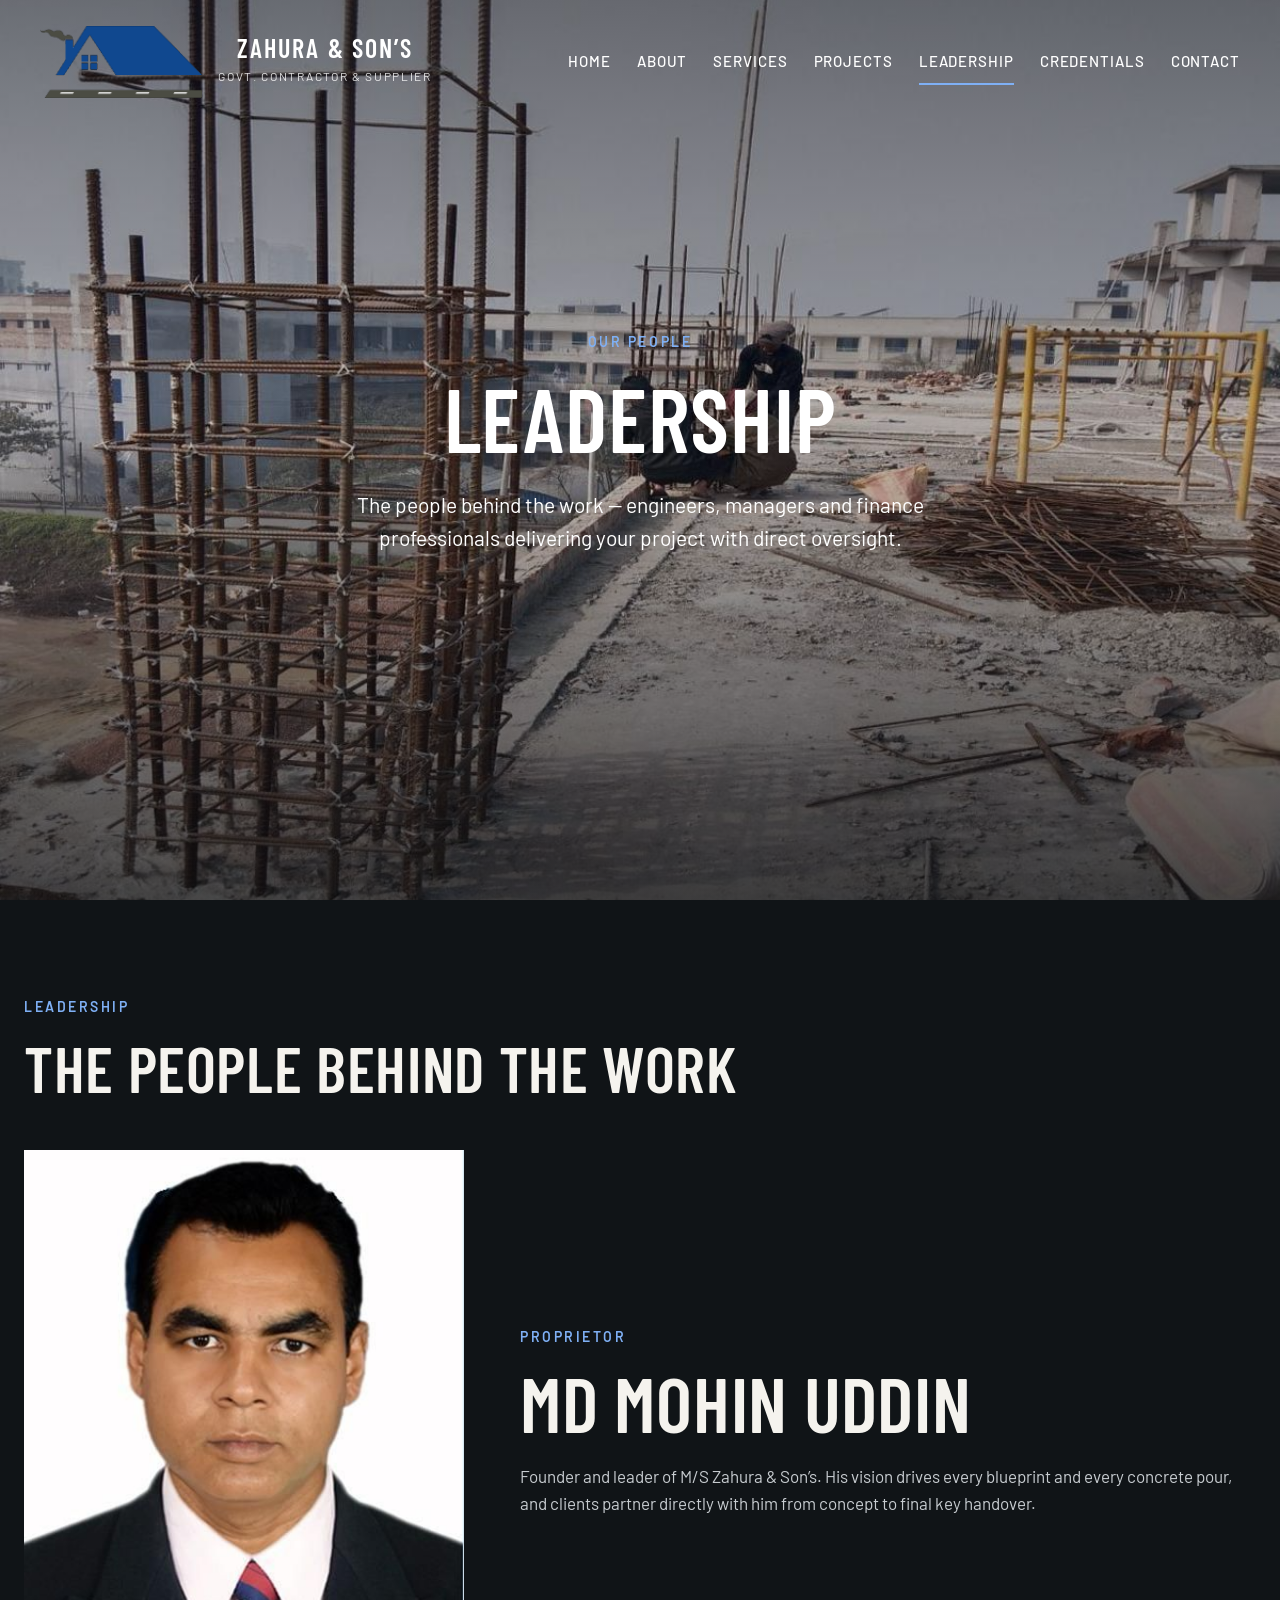
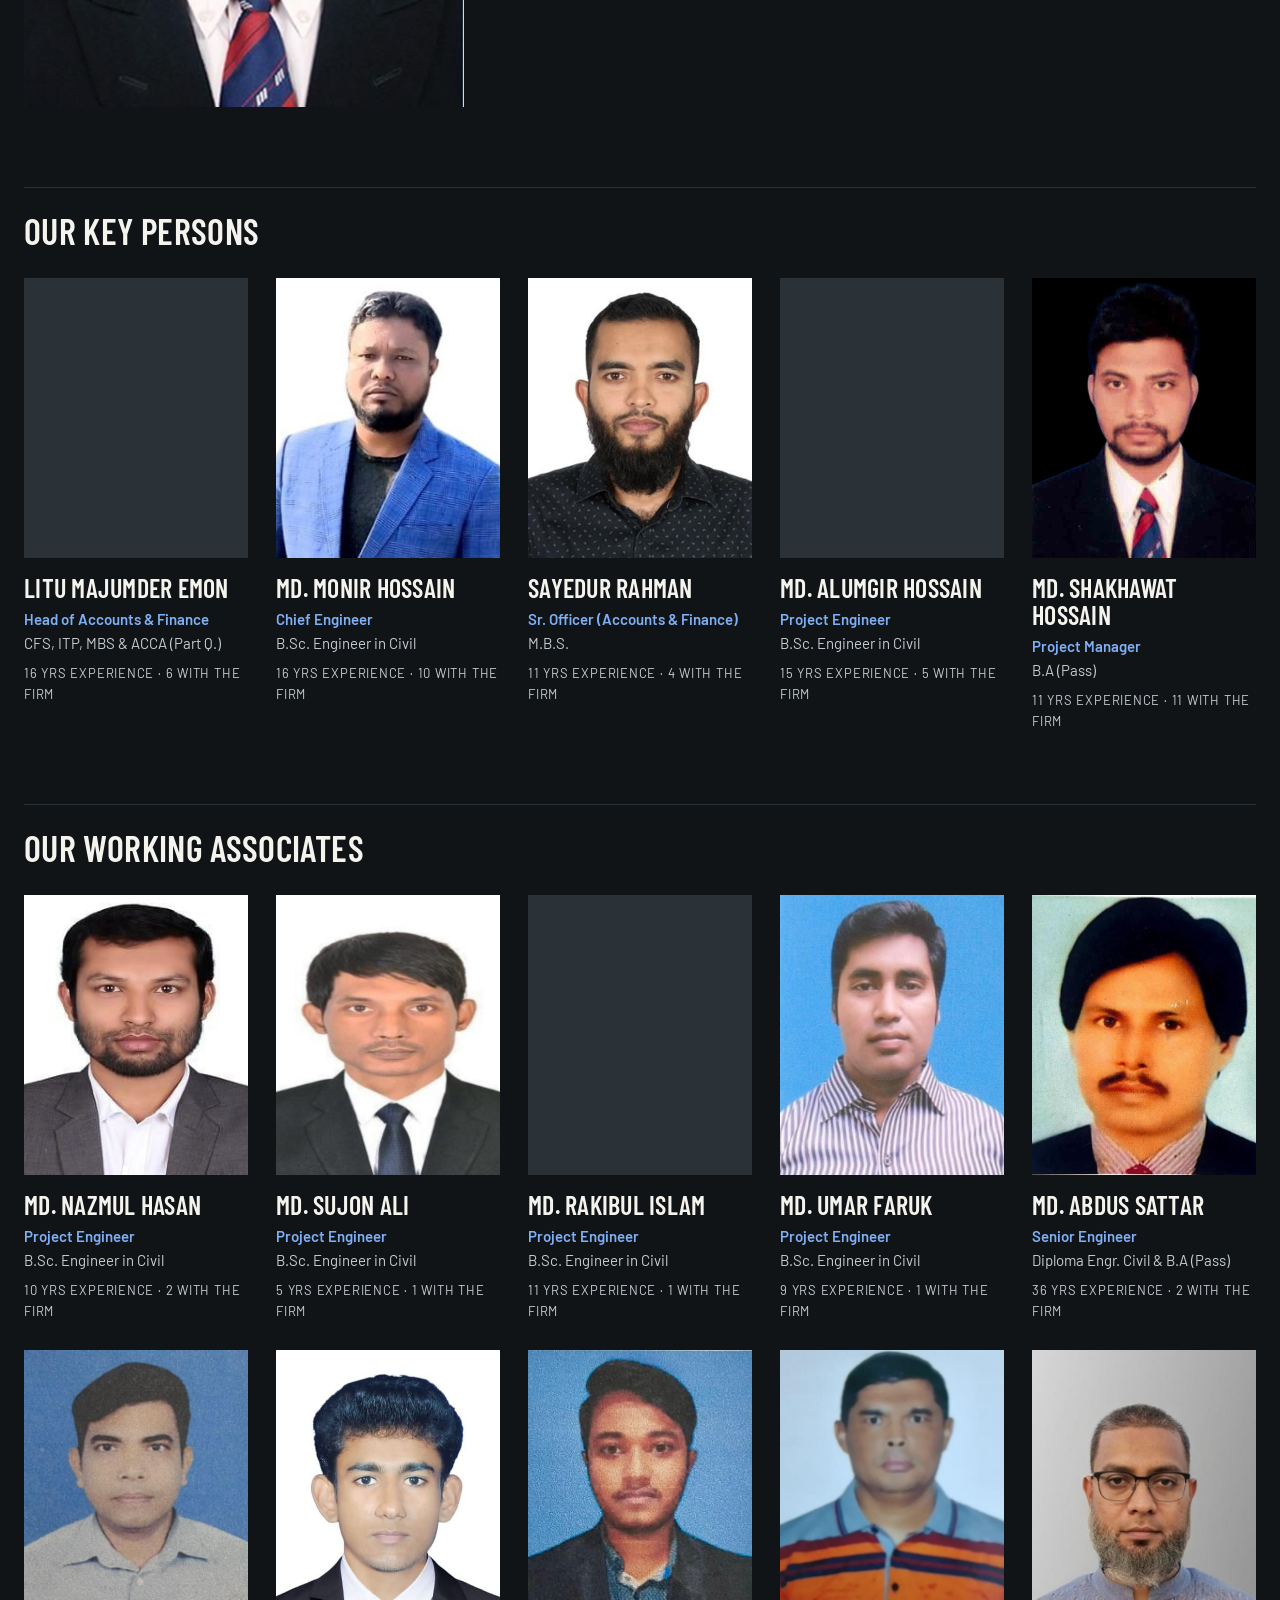
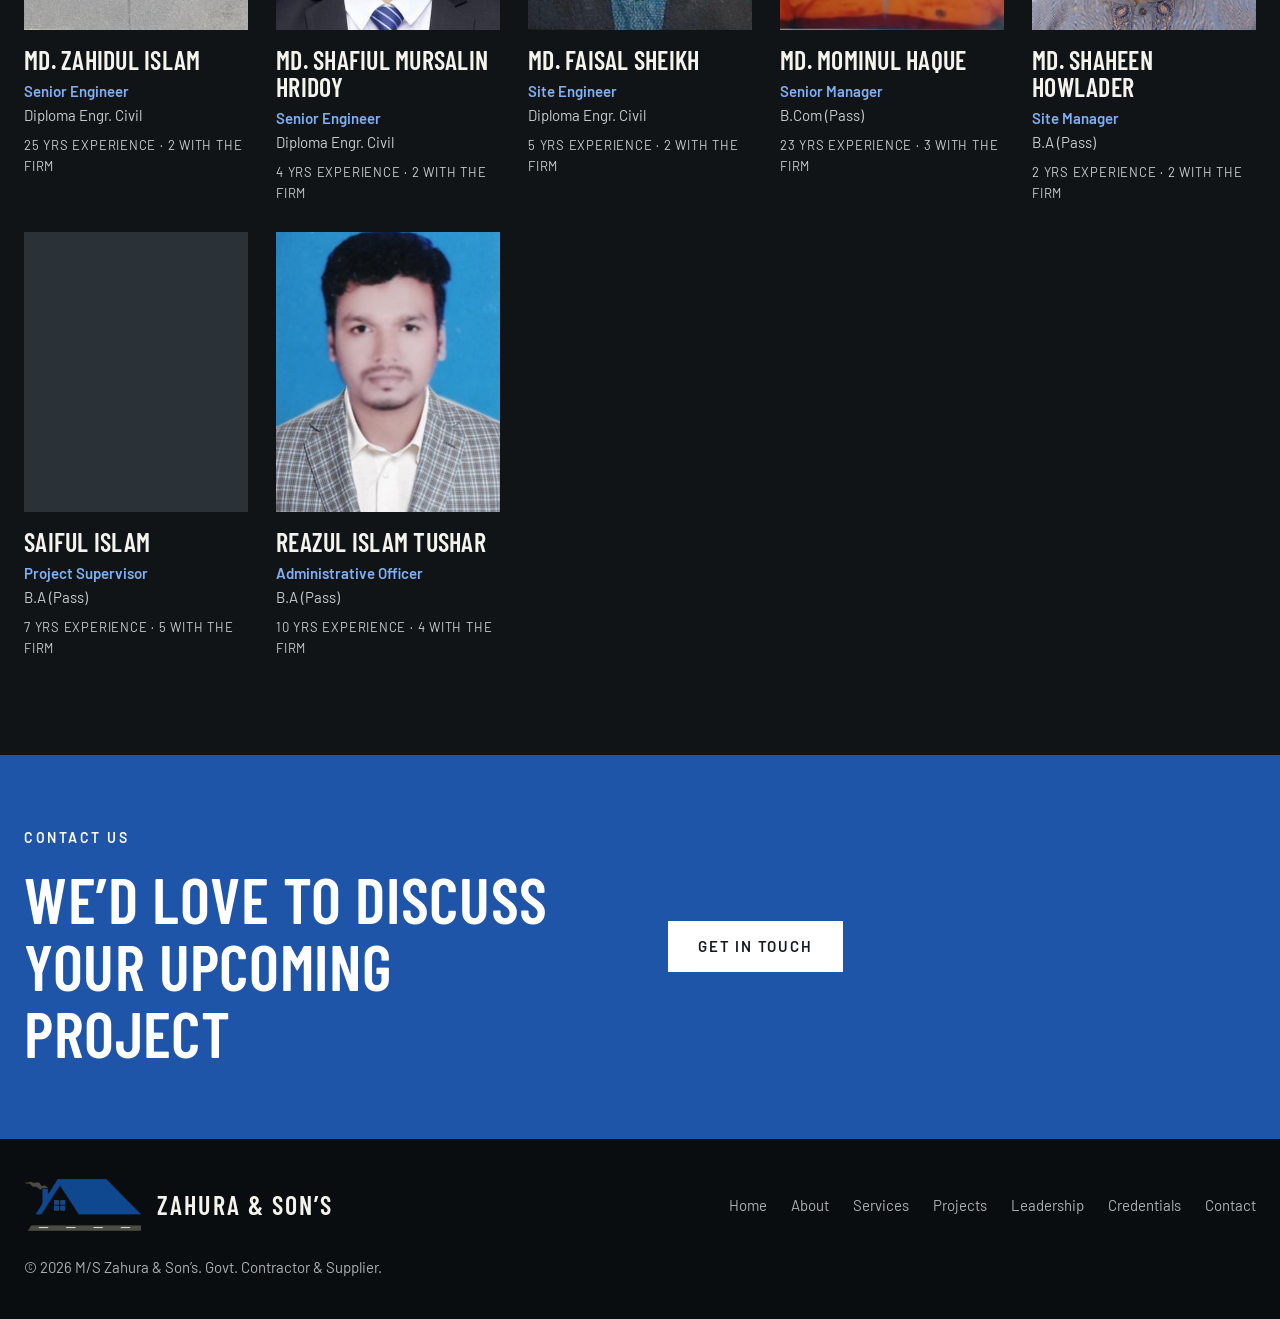
<file: leadership.html>
<!doctype html>
<html lang="en">
<head>
<meta charset="utf-8">
<meta name="viewport" content="width=device-width, initial-scale=1">
<title>Leadership — M/S Zahura &amp; Son’s</title>
<meta name="description" content="Meet MD Mohin Uddin and the engineers, managers and finance team behind M/S Zahura &amp; Son’s.">
<meta property="og:title" content="Leadership — M/S Zahura &amp; Son’s">
<meta property="og:description" content="Meet MD Mohin Uddin and the engineers, managers and finance team behind M/S Zahura &amp; Son’s.">
<meta property="og:type" content="website">
<link rel="icon" href="images/favicon.png">
<link rel="preconnect" href="https://fonts.googleapis.com">
<link rel="preconnect" href="https://fonts.gstatic.com" crossorigin>
<link rel="stylesheet" href="https://fonts.googleapis.com/css2?family=Barlow+Condensed:wght@500;600&family=Barlow:wght@400;500;600&display=swap">
<link rel="stylesheet" href="css/styles.css">
</head>
<body>
<header class="hero sub" id="home" data-hero="images/projects/trendy-textiles-09.jpg" data-hero-mobile="images/projects/trendy-textiles-12.jpg"><div class="nav"><a class="brand" href="index.html"><img src="images/logo.png" alt="M/S Zahura &amp; Son’s logo"><span><b>ZAHURA &amp; SON’S</b><small>Govt. Contractor &amp; Supplier</small></span></a><button class="menu" type="button" aria-expanded="false" aria-controls="site-nav">Menu</button><nav class="links" id="site-nav"><a href="index.html">Home</a><a href="about.html">About</a><a href="services.html">Services</a><a href="projects.html">Projects</a><a href="leadership.html" class="on">Leadership</a><a href="credentials.html">Credentials</a><a href="contact.html">Contact</a></nav></div>
<div class="w"><p class="eye">Our people</p><h1>Leadership</h1><p class="hsub">The people behind the work — engineers, managers and finance professionals delivering your project with direct oversight.</p></div></header><main id="main"><section class="sec dk" id="leadership"><div class="w"><p class="eye">Leadership</p><h2>The people behind the work</h2><div class="lead mt48"><img src="images/owner.jpg" alt="MD Mohin Uddin, Proprietor"><div><p class="eye">Proprietor</p><h3>MD Mohin Uddin</h3><p>Founder and leader of M/S Zahura &amp; Son’s. His vision drives every blueprint and every concrete pour, and clients partner directly with him from concept to final key handover.</p></div></div>
<h3 class="sub first">Our key persons</h3><div class="pcs"><div class="pc"><img class="pt" src="images/team/litu-majumder-emon.jpg" alt="Litu Majumder Emon" loading="lazy" decoding="async"><h4>Litu Majumder Emon</h4><p class="role">Head of Accounts &amp; Finance</p><p>CFS, ITP, MBS &amp; ACCA (Part Q.)</p><p class="exp">16 yrs experience · 6 with the firm</p></div><div class="pc"><img class="pt" src="images/team/monir-hossain.jpg" alt="Md. Monir Hossain" loading="lazy" decoding="async"><h4>Md. Monir Hossain</h4><p class="role">Chief Engineer</p><p>B.Sc. Engineer in Civil</p><p class="exp">16 yrs experience · 10 with the firm</p></div><div class="pc"><img class="pt" src="images/team/sayedur-rahman.jpg" alt="Sayedur Rahman" loading="lazy" decoding="async"><h4>Sayedur Rahman</h4><p class="role">Sr. Officer (Accounts &amp; Finance)</p><p>M.B.S.</p><p class="exp">11 yrs experience · 4 with the firm</p></div><div class="pc"><img class="pt" src="images/team/alumgir-hossain.jpg" alt="Md. Alumgir Hossain" loading="lazy" decoding="async"><h4>Md. Alumgir Hossain</h4><p class="role">Project Engineer</p><p>B.Sc. Engineer in Civil</p><p class="exp">15 yrs experience · 5 with the firm</p></div><div class="pc"><img class="pt" src="images/team/shakhawat-hossain.jpg" alt="Md. Shakhawat Hossain" loading="lazy" decoding="async"><h4>Md. Shakhawat Hossain</h4><p class="role">Project Manager</p><p>B.A (Pass)</p><p class="exp">11 yrs experience · 11 with the firm</p></div></div><h3 class="sub">Our working associates</h3><div class="pcs"><div class="pc"><img class="pt" src="images/team/nazmul-hasan.jpg" alt="Md. Nazmul Hasan" loading="lazy" decoding="async"><h4>Md. Nazmul Hasan</h4><p class="role">Project Engineer</p><p>B.Sc. Engineer in Civil</p><p class="exp">10 yrs experience · 2 with the firm</p></div><div class="pc"><img class="pt" src="images/team/sujon-ali.jpg" alt="Md. Sujon Ali" loading="lazy" decoding="async"><h4>Md. Sujon Ali</h4><p class="role">Project Engineer</p><p>B.Sc. Engineer in Civil</p><p class="exp">5 yrs experience · 1 with the firm</p></div><div class="pc"><img class="pt" src="images/team/rakibul-islam.jpg" alt="Md. Rakibul Islam" loading="lazy" decoding="async"><h4>Md. Rakibul Islam</h4><p class="role">Project Engineer</p><p>B.Sc. Engineer in Civil</p><p class="exp">11 yrs experience · 1 with the firm</p></div><div class="pc"><img class="pt" src="images/team/umar-faruk.jpg" alt="Md. Umar Faruk" loading="lazy" decoding="async"><h4>Md. Umar Faruk</h4><p class="role">Project Engineer</p><p>B.Sc. Engineer in Civil</p><p class="exp">9 yrs experience · 1 with the firm</p></div><div class="pc"><img class="pt" src="images/team/abdus-sattar.jpg" alt="Md. Abdus Sattar" loading="lazy" decoding="async"><h4>Md. Abdus Sattar</h4><p class="role">Senior Engineer</p><p>Diploma Engr. Civil &amp; B.A (Pass)</p><p class="exp">36 yrs experience · 2 with the firm</p></div><div class="pc"><img class="pt" src="images/team/zahidul-islam.jpg" alt="Md. Zahidul Islam" loading="lazy" decoding="async"><h4>Md. Zahidul Islam</h4><p class="role">Senior Engineer</p><p>Diploma Engr. Civil</p><p class="exp">25 yrs experience · 2 with the firm</p></div><div class="pc"><img class="pt" src="images/team/shafiul-mursalin-hridoy.jpg" alt="Md. Shafiul Mursalin Hridoy" loading="lazy" decoding="async"><h4>Md. Shafiul Mursalin Hridoy</h4><p class="role">Senior Engineer</p><p>Diploma Engr. Civil</p><p class="exp">4 yrs experience · 2 with the firm</p></div><div class="pc"><img class="pt" src="images/team/faisal-sheikh.jpg" alt="Md. Faisal Sheikh" loading="lazy" decoding="async"><h4>Md. Faisal Sheikh</h4><p class="role">Site Engineer</p><p>Diploma Engr. Civil</p><p class="exp">5 yrs experience · 2 with the firm</p></div><div class="pc"><img class="pt" src="images/team/mominul-haque.jpg" alt="Md. Mominul Haque" loading="lazy" decoding="async"><h4>Md. Mominul Haque</h4><p class="role">Senior Manager</p><p>B.Com (Pass)</p><p class="exp">23 yrs experience · 3 with the firm</p></div><div class="pc"><img class="pt" src="images/team/shaheen-howlader.jpg" alt="Md. Shaheen Howlader" loading="lazy" decoding="async"><h4>Md. Shaheen Howlader</h4><p class="role">Site Manager</p><p>B.A (Pass)</p><p class="exp">2 yrs experience · 2 with the firm</p></div><div class="pc"><img class="pt" src="images/team/saiful-islam.jpg" alt="Saiful Islam" loading="lazy" decoding="async"><h4>Saiful Islam</h4><p class="role">Project Supervisor</p><p>B.A (Pass)</p><p class="exp">7 yrs experience · 5 with the firm</p></div><div class="pc"><img class="pt" src="images/team/reazul-islam-tushar.jpg" alt="Reazul Islam Tushar" loading="lazy" decoding="async"><h4>Reazul Islam Tushar</h4><p class="role">Administrative Officer</p><p>B.A (Pass)</p><p class="exp">10 yrs experience · 4 with the firm</p></div></div></div></section><section class="cta" id="cta"><div class="w"><div class="two"><div><p class="eye">Contact us</p><h2>We’d love to discuss your upcoming project</h2></div><div><a class="btn" href="contact.html">Get in touch</a></div></div></div></section></main><footer class="ft"><div class="w"><a class="brand" href="index.html"><img src="images/logo.png" alt="Logo"><span class="fb"><b>ZAHURA &amp; SON’S</b></span></a><nav><a href="index.html">Home</a><a href="about.html">About</a><a href="services.html">Services</a><a href="projects.html">Projects</a><a href="leadership.html" class="on">Leadership</a><a href="credentials.html">Credentials</a><a href="contact.html">Contact</a></nav><span>© 2026 M/S Zahura &amp; Son’s. Govt. Contractor &amp; Supplier.</span></div></footer>
<script src="js/config.js"></script>
<script src="js/main.js"></script>
<script src="js/animate.js"></script>
</body>
</html>
</file>
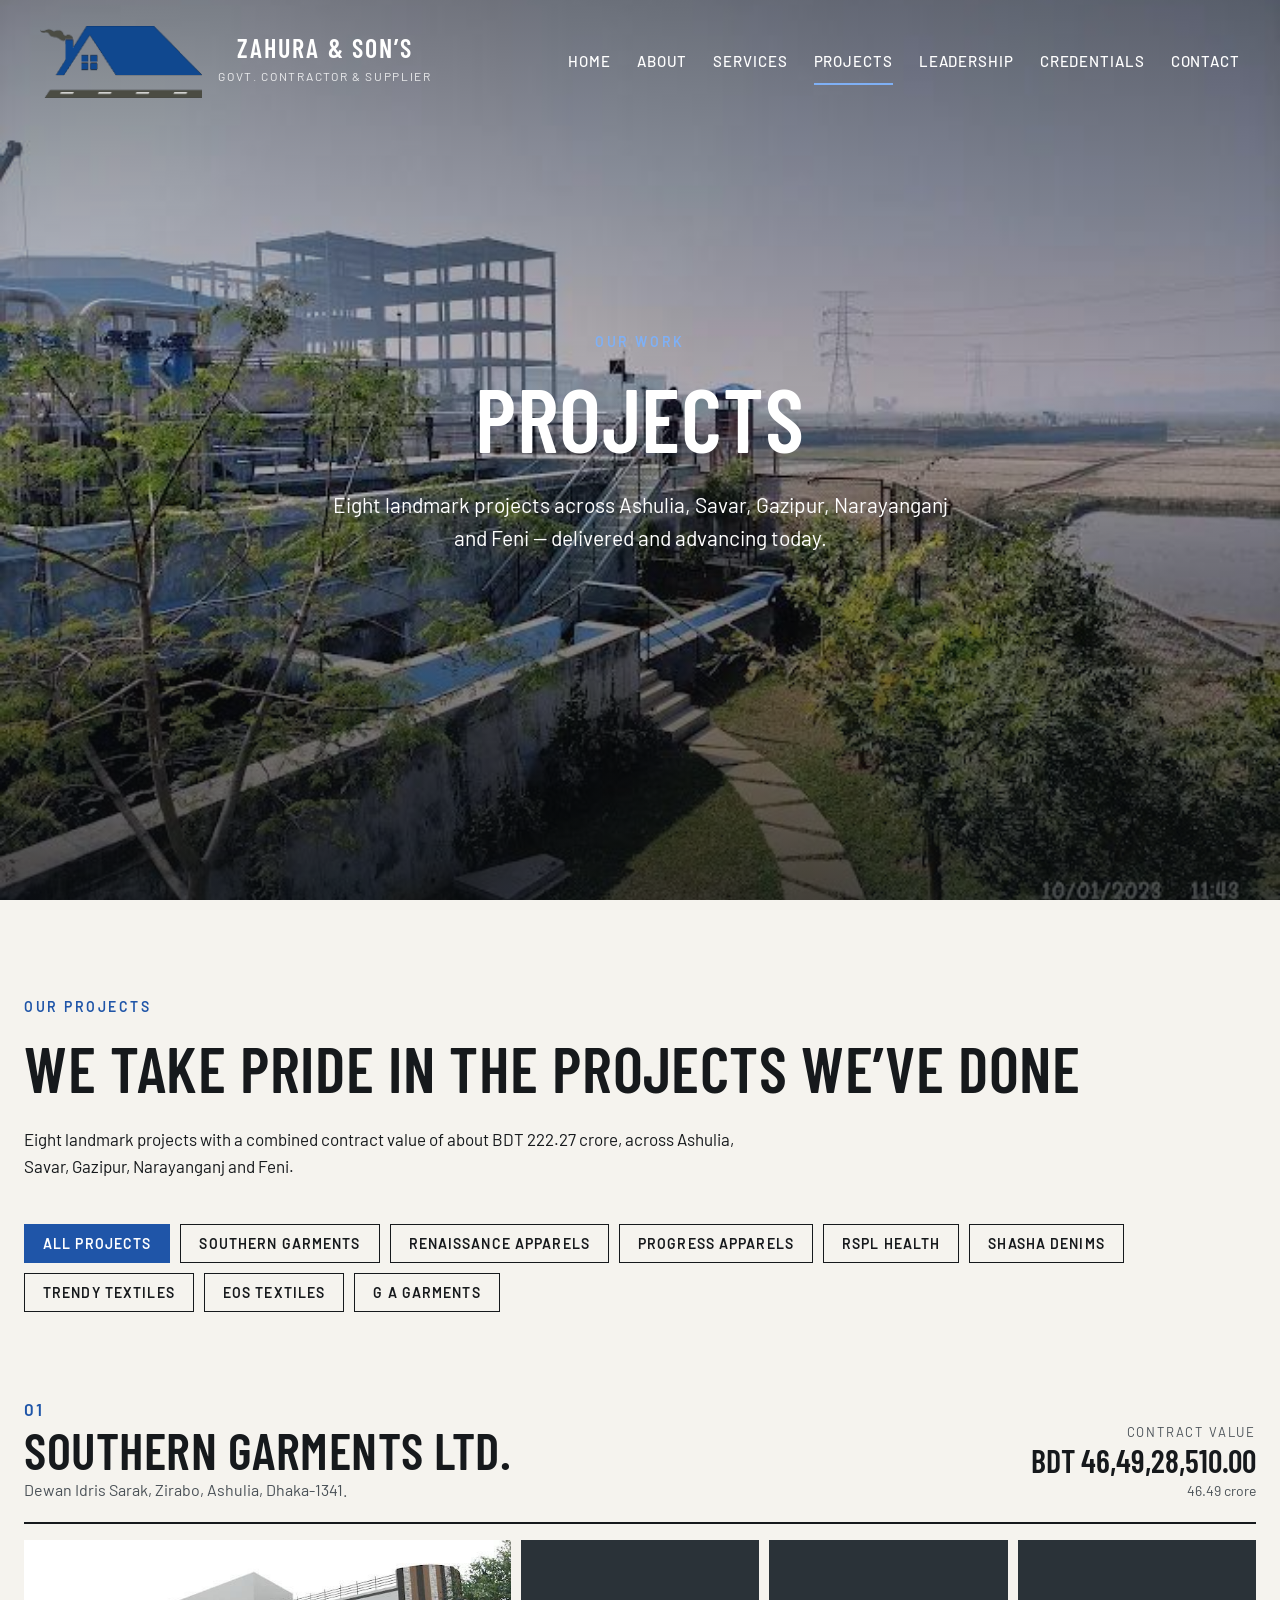
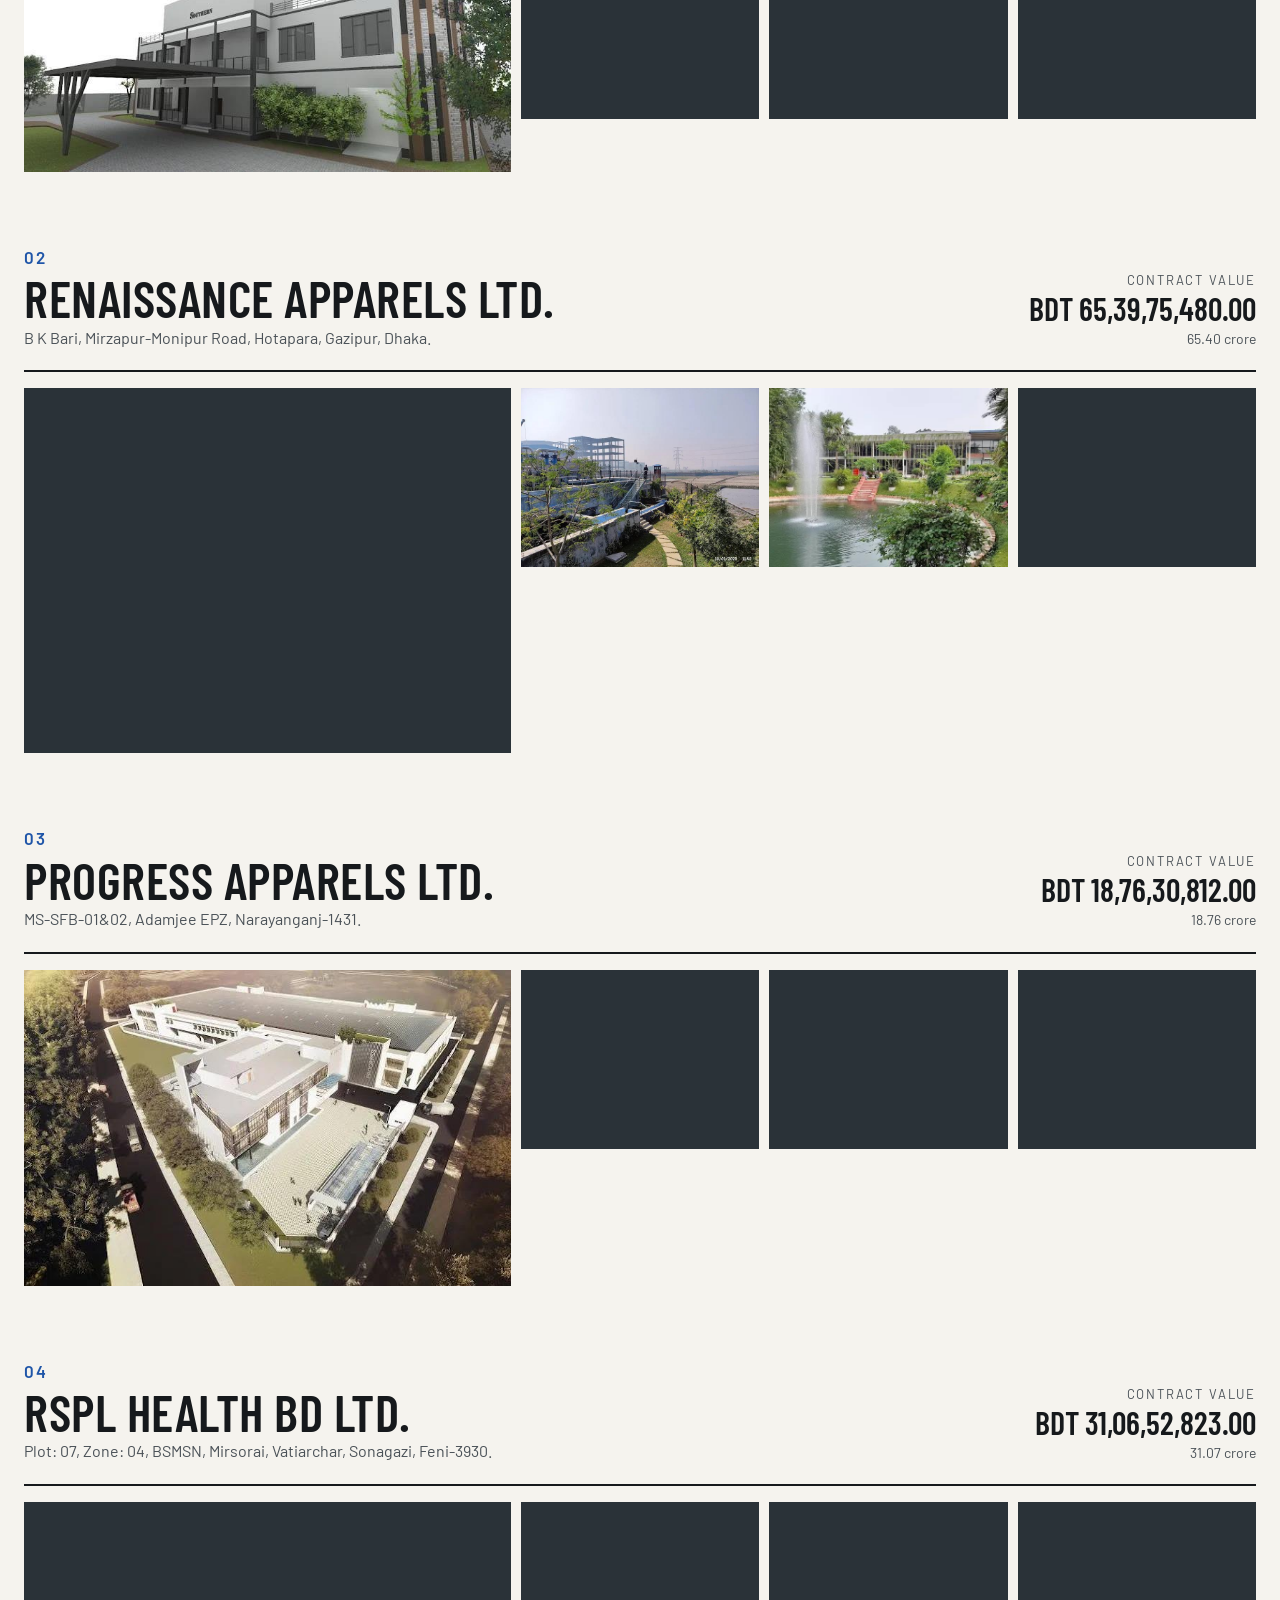
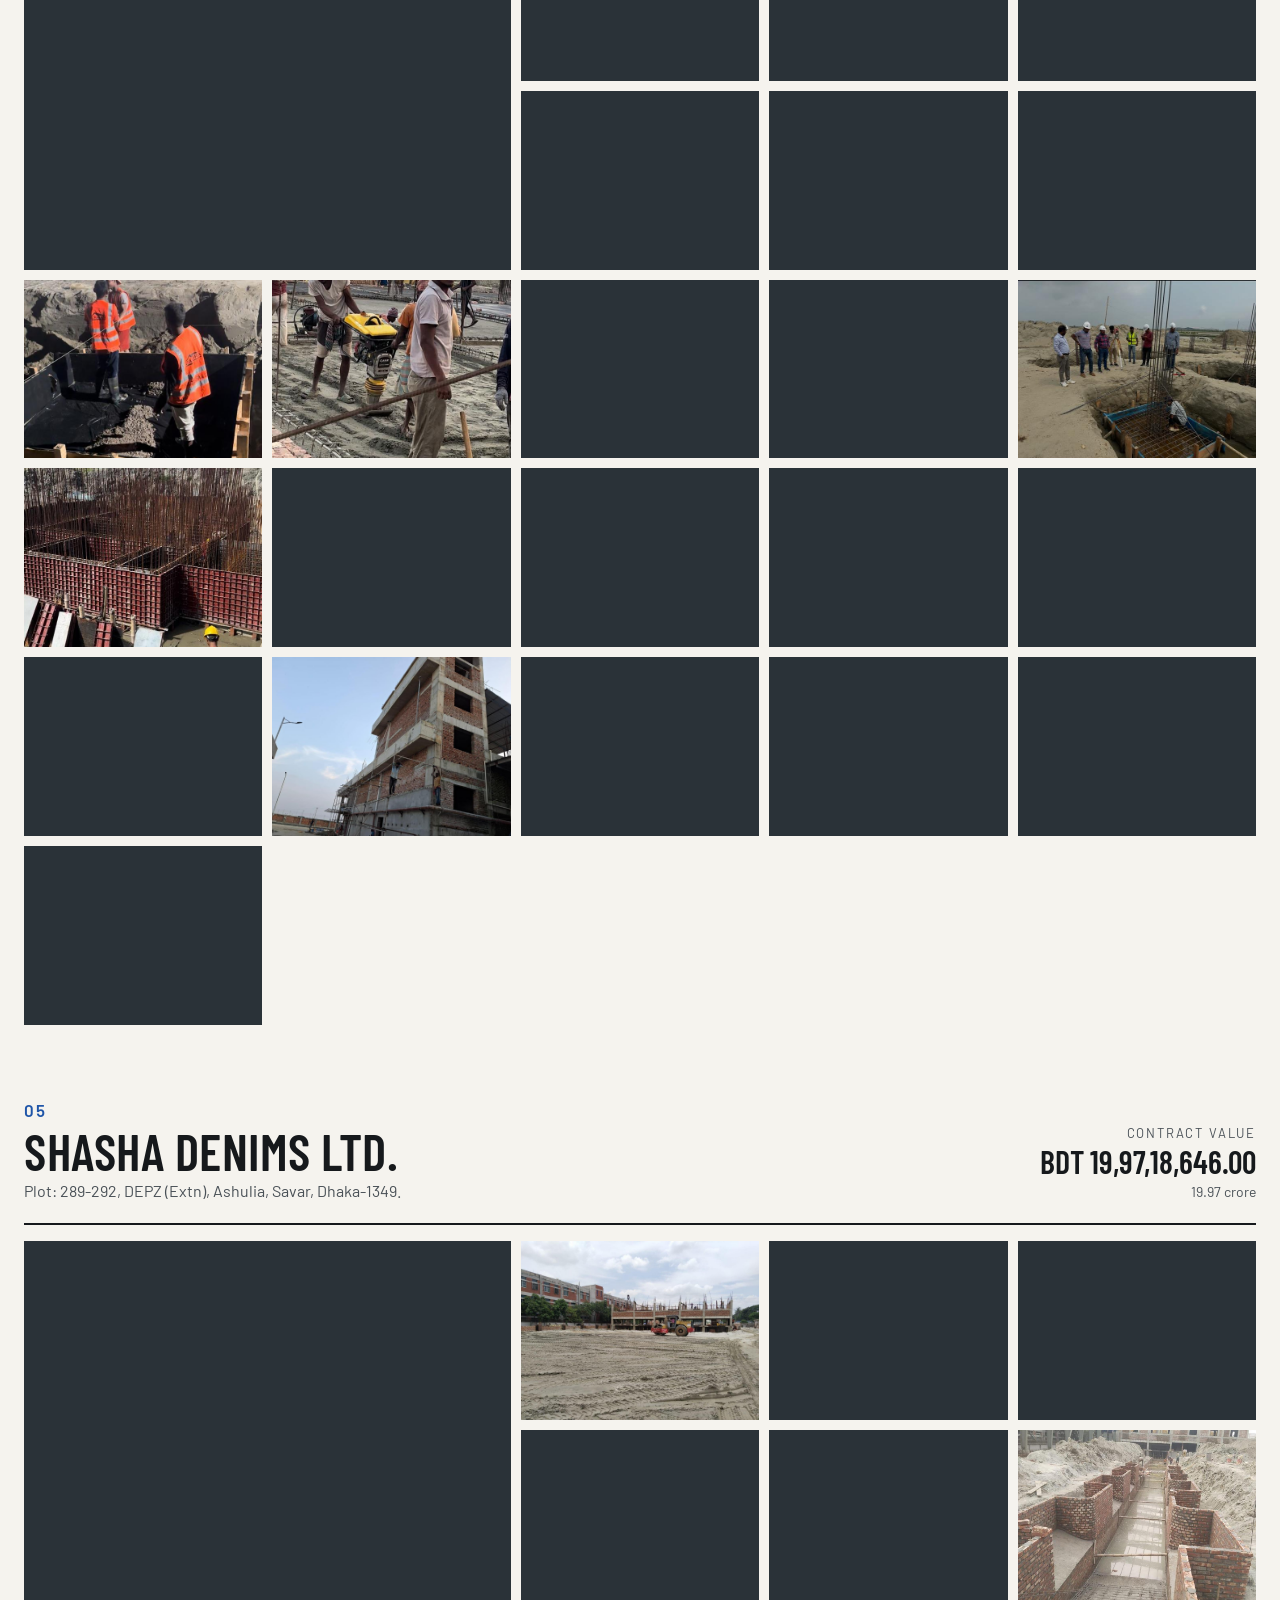
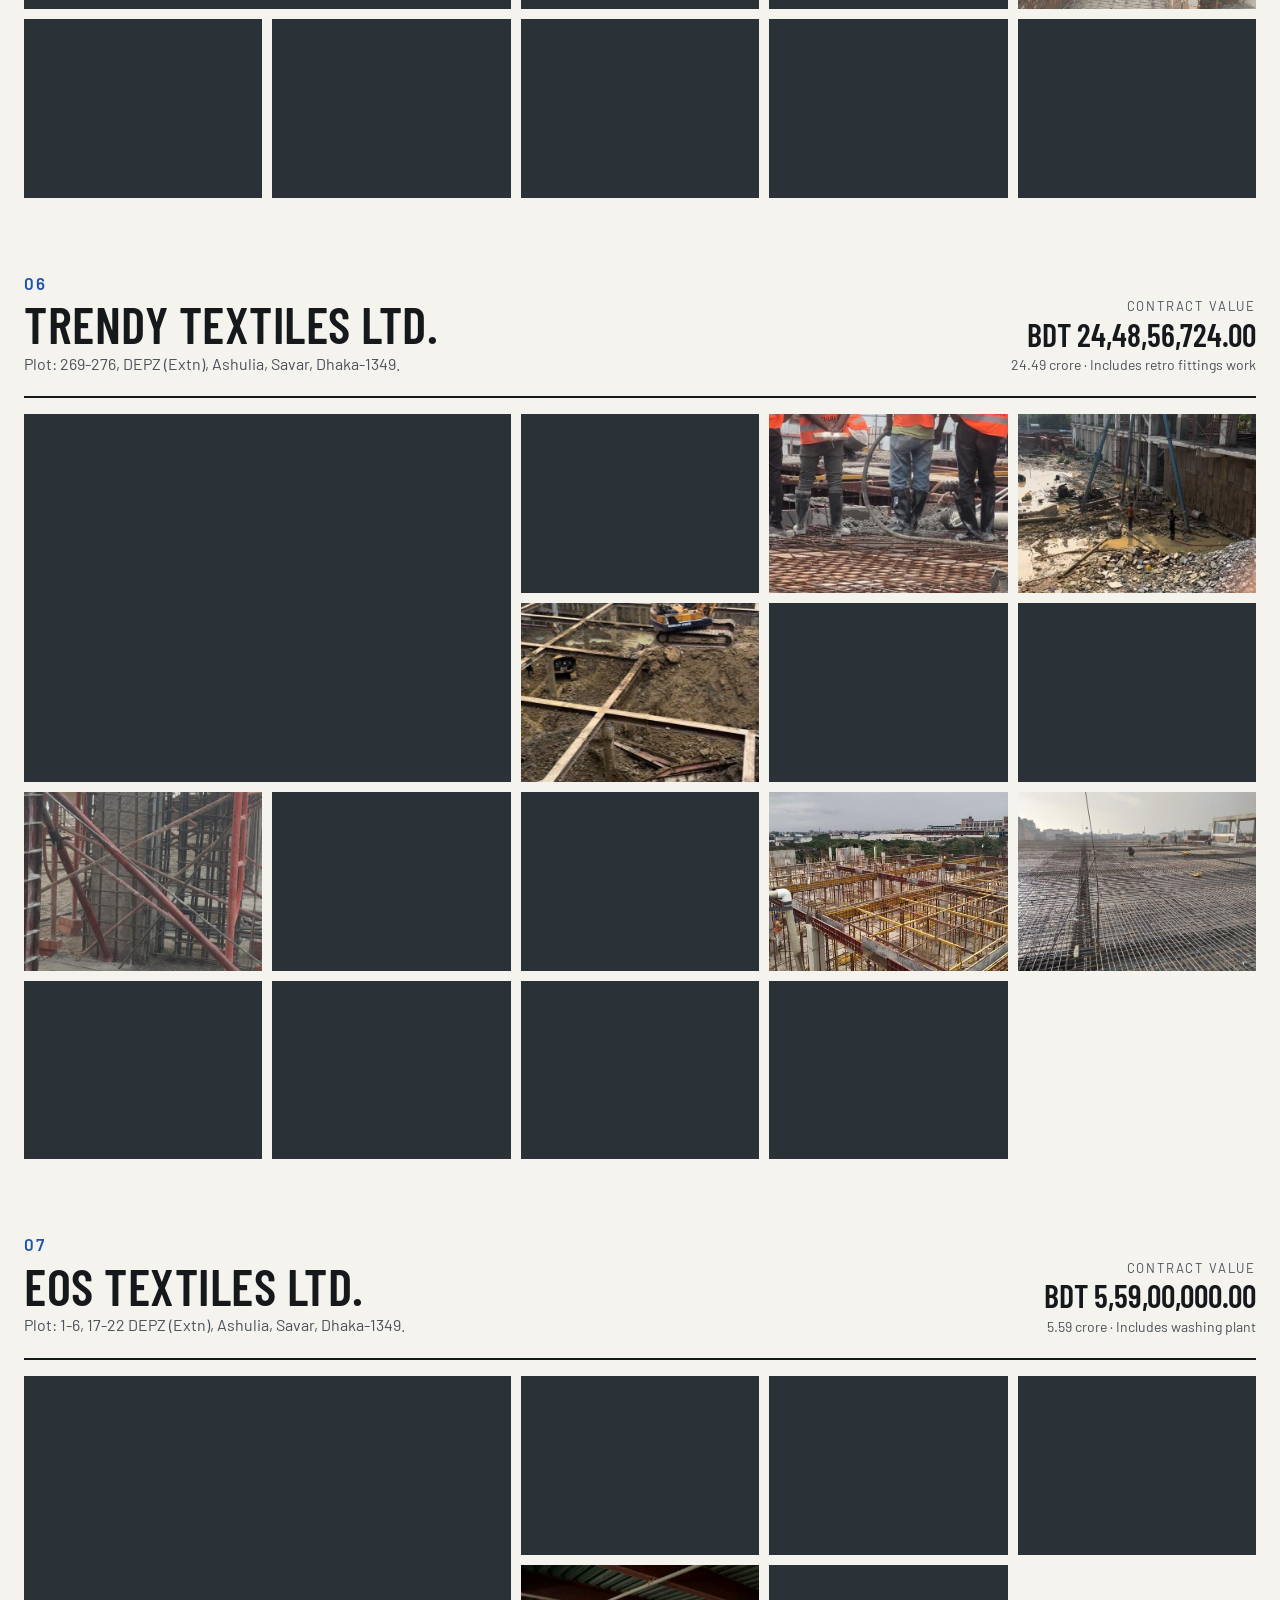
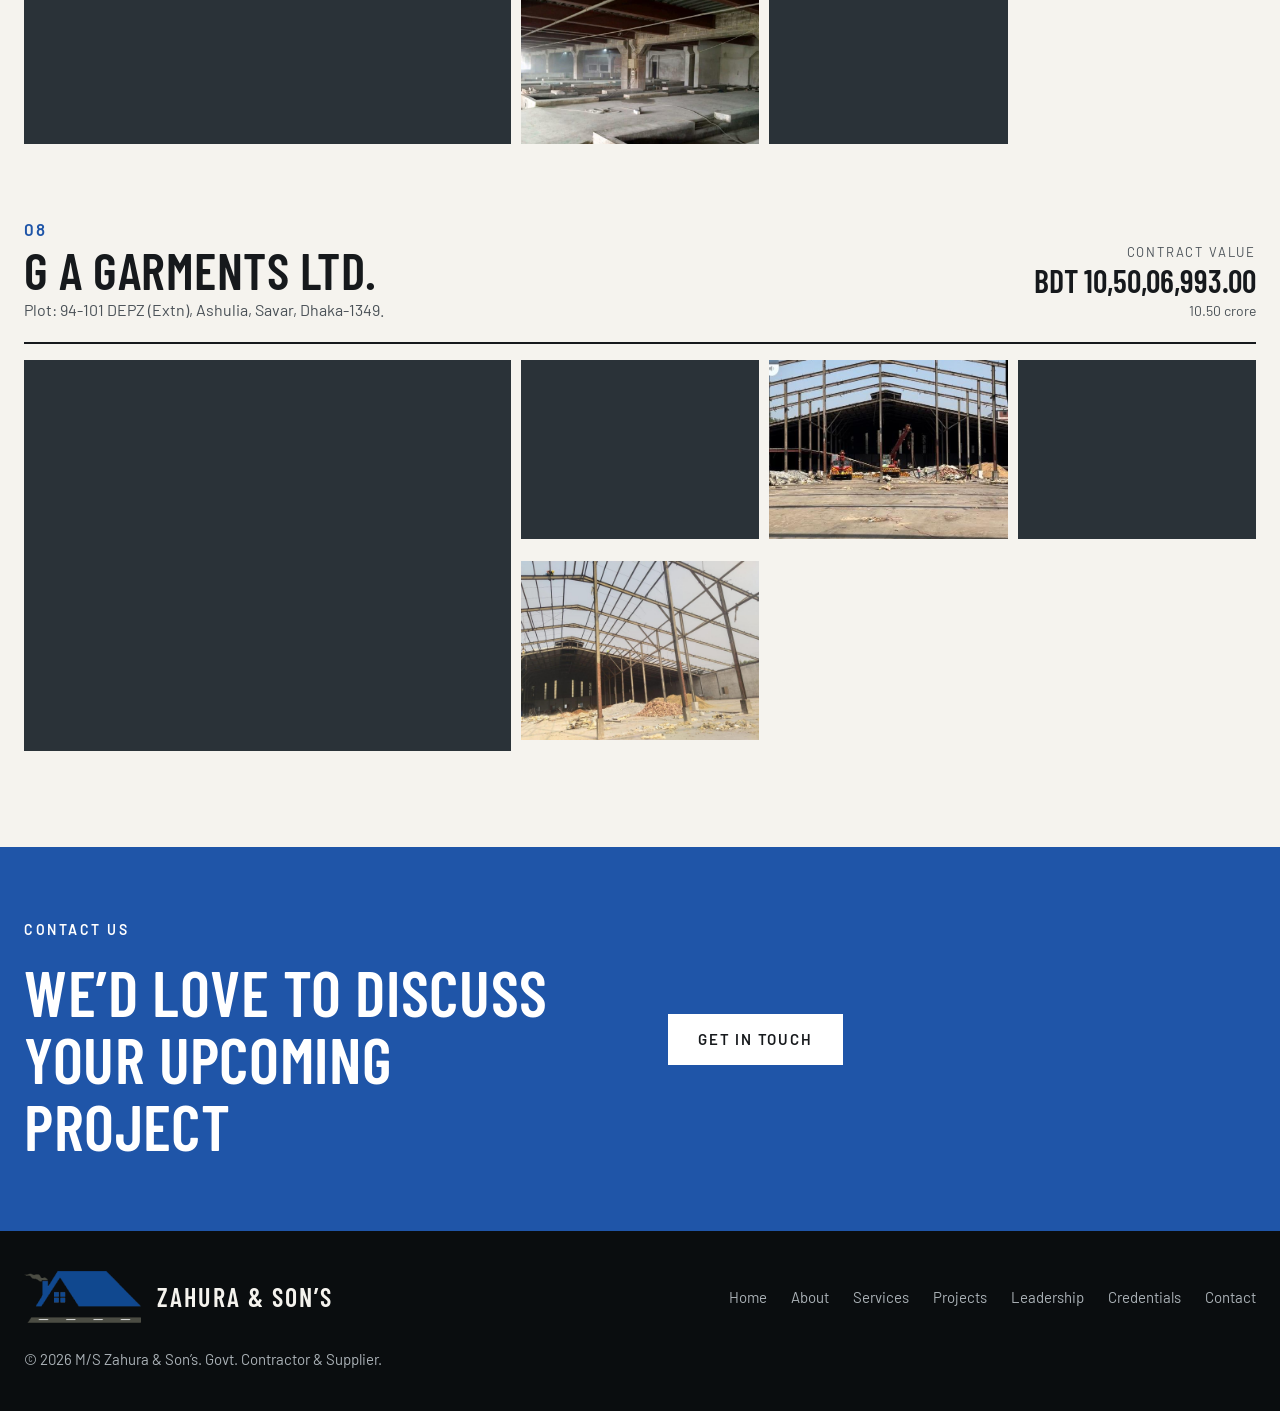
<file: projects.html>
<!doctype html>
<html lang="en">
<head>
<meta charset="utf-8">
<meta name="viewport" content="width=device-width, initial-scale=1">
<title>Projects — M/S Zahura &amp; Son’s</title>
<meta name="description" content="Our portfolio of eight landmark projects with a combined contract value of about BDT 222.27 crore across Bangladesh.">
<meta property="og:title" content="Projects — M/S Zahura &amp; Son’s">
<meta property="og:description" content="Our portfolio of eight landmark projects with a combined contract value of about BDT 222.27 crore across Bangladesh.">
<meta property="og:type" content="website">
<link rel="icon" href="images/favicon.png">
<link rel="preconnect" href="https://fonts.googleapis.com">
<link rel="preconnect" href="https://fonts.gstatic.com" crossorigin>
<link rel="stylesheet" href="https://fonts.googleapis.com/css2?family=Barlow+Condensed:wght@500;600&family=Barlow:wght@400;500;600&display=swap">
<link rel="stylesheet" href="css/styles.css">
</head>
<body>
<header class="hero sub" id="home" data-hero="images/projects/renaissance-apparels-02.jpg" data-hero-mobile="images/projects/eos-textiles-02.jpg"><div class="nav"><a class="brand" href="index.html"><img src="images/logo.png" alt="M/S Zahura &amp; Son’s logo"><span><b>ZAHURA &amp; SON’S</b><small>Govt. Contractor &amp; Supplier</small></span></a><button class="menu" type="button" aria-expanded="false" aria-controls="site-nav">Menu</button><nav class="links" id="site-nav"><a href="index.html">Home</a><a href="about.html">About</a><a href="services.html">Services</a><a href="projects.html" class="on">Projects</a><a href="leadership.html">Leadership</a><a href="credentials.html">Credentials</a><a href="contact.html">Contact</a></nav></div>
<div class="w"><p class="eye">Our work</p><h1>Projects</h1><p class="hsub">Eight landmark projects across Ashulia, Savar, Gazipur, Narayanganj and Feni — delivered and advancing today.</p></div></header><main id="main"><section class="sec" id="projects"><div class="w"><p class="eye">Our projects</p><h2>We take pride in the projects we’ve done</h2><p class="lede">Eight landmark projects with a combined contract value of about BDT 222.27 crore, across Ashulia, Savar, Gazipur, Narayanganj and Feni.</p><article class="pjt"><div class="pjh"><div><span class="num">01</span><h3>Southern Garments Ltd.</h3><p>Dewan Idris Sarak, Zirabo, Ashulia, Dhaka-1341.</p></div><div class="val"><span>Contract value</span><strong>BDT 46,49,28,510.00</strong><em>46.49 crore</em></div></div><div class="pg"><img class="ph feat" src="images/projects/southern-garments-01.jpg" alt="Southern Garments Ltd. site photo 1" loading="lazy" decoding="async"><img class="ph" src="images/projects/southern-garments-02.jpg" alt="Southern Garments Ltd. site photo 2" loading="lazy" decoding="async"><img class="ph" src="images/projects/southern-garments-03.jpg" alt="Southern Garments Ltd. site photo 3" loading="lazy" decoding="async"><img class="ph" src="images/projects/southern-garments-04.jpg" alt="Southern Garments Ltd. site photo 4" loading="lazy" decoding="async"></div></article><article class="pjt"><div class="pjh"><div><span class="num">02</span><h3>Renaissance Apparels Ltd.</h3><p>B K Bari, Mirzapur-Monipur Road, Hotapara, Gazipur, Dhaka.</p></div><div class="val"><span>Contract value</span><strong>BDT 65,39,75,480.00</strong><em>65.40 crore</em></div></div><div class="pg"><img class="ph feat" src="images/projects/renaissance-apparels-01.jpg" alt="Renaissance Apparels Ltd. site photo 1" loading="lazy" decoding="async"><img class="ph" src="images/projects/renaissance-apparels-02.jpg" alt="Renaissance Apparels Ltd. site photo 2" loading="lazy" decoding="async"><img class="ph" src="images/projects/renaissance-apparels-03.jpg" alt="Renaissance Apparels Ltd. site photo 3" loading="lazy" decoding="async"><img class="ph" src="images/projects/renaissance-apparels-04.jpg" alt="Renaissance Apparels Ltd. site photo 4" loading="lazy" decoding="async"></div></article><article class="pjt"><div class="pjh"><div><span class="num">03</span><h3>Progress Apparels Ltd.</h3><p>MS-SFB-01&amp;02, Adamjee EPZ, Narayanganj-1431.</p></div><div class="val"><span>Contract value</span><strong>BDT 18,76,30,812.00</strong><em>18.76 crore</em></div></div><div class="pg"><img class="ph feat" src="images/projects/progress-apparels-01.jpg" alt="Progress Apparels Ltd. site photo 1" loading="lazy" decoding="async"><img class="ph" src="images/projects/progress-apparels-02.jpg" alt="Progress Apparels Ltd. site photo 2" loading="lazy" decoding="async"><img class="ph" src="images/projects/progress-apparels-03.jpg" alt="Progress Apparels Ltd. site photo 3" loading="lazy" decoding="async"><img class="ph" src="images/projects/progress-apparels-04.jpg" alt="Progress Apparels Ltd. site photo 4" loading="lazy" decoding="async"></div></article><article class="pjt"><div class="pjh"><div><span class="num">04</span><h3>RSPL Health BD Ltd.</h3><p>Plot: 07, Zone: 04, BSMSN, Mirsorai, Vatiarchar, Sonagazi, Feni-3930.</p></div><div class="val"><span>Contract value</span><strong>BDT 31,06,52,823.00</strong><em>31.07 crore</em></div></div><div class="pg"><img class="ph feat" src="images/projects/rspl-health-01.jpg" alt="RSPL Health BD Ltd. site photo 1" loading="lazy" decoding="async"><img class="ph" src="images/projects/rspl-health-02.jpg" alt="RSPL Health BD Ltd. site photo 2" loading="lazy" decoding="async"><img class="ph" src="images/projects/rspl-health-03.jpg" alt="RSPL Health BD Ltd. site photo 3" loading="lazy" decoding="async"><img class="ph" src="images/projects/rspl-health-04.jpg" alt="RSPL Health BD Ltd. site photo 4" loading="lazy" decoding="async"><img class="ph" src="images/projects/rspl-health-05.jpg" alt="RSPL Health BD Ltd. site photo 5" loading="lazy" decoding="async"><img class="ph" src="images/projects/rspl-health-06.jpg" alt="RSPL Health BD Ltd. site photo 6" loading="lazy" decoding="async"><img class="ph" src="images/projects/rspl-health-07.jpg" alt="RSPL Health BD Ltd. site photo 7" loading="lazy" decoding="async"><img class="ph" src="images/projects/rspl-health-08.jpg" alt="RSPL Health BD Ltd. site photo 8" loading="lazy" decoding="async"><img class="ph" src="images/projects/rspl-health-09.jpg" alt="RSPL Health BD Ltd. site photo 9" loading="lazy" decoding="async"><img class="ph" src="images/projects/rspl-health-10.jpg" alt="RSPL Health BD Ltd. site photo 10" loading="lazy" decoding="async"><img class="ph" src="images/projects/rspl-health-11.jpg" alt="RSPL Health BD Ltd. site photo 11" loading="lazy" decoding="async"><img class="ph" src="images/projects/rspl-health-12.jpg" alt="RSPL Health BD Ltd. site photo 12" loading="lazy" decoding="async"><img class="ph" src="images/projects/rspl-health-13.jpg" alt="RSPL Health BD Ltd. site photo 13" loading="lazy" decoding="async"><img class="ph" src="images/projects/rspl-health-14.jpg" alt="RSPL Health BD Ltd. site photo 14" loading="lazy" decoding="async"><img class="ph" src="images/projects/rspl-health-15.jpg" alt="RSPL Health BD Ltd. site photo 15" loading="lazy" decoding="async"><img class="ph" src="images/projects/rspl-health-16.jpg" alt="RSPL Health BD Ltd. site photo 16" loading="lazy" decoding="async"><img class="ph" src="images/projects/rspl-health-17.jpg" alt="RSPL Health BD Ltd. site photo 17" loading="lazy" decoding="async"><img class="ph" src="images/projects/rspl-health-18.jpg" alt="RSPL Health BD Ltd. site photo 18" loading="lazy" decoding="async"><img class="ph" src="images/projects/rspl-health-19.jpg" alt="RSPL Health BD Ltd. site photo 19" loading="lazy" decoding="async"><img class="ph" src="images/projects/rspl-health-20.jpg" alt="RSPL Health BD Ltd. site photo 20" loading="lazy" decoding="async"><img class="ph" src="images/projects/rspl-health-21.jpg" alt="RSPL Health BD Ltd. site photo 21" loading="lazy" decoding="async"><img class="ph" src="images/projects/rspl-health-22.jpg" alt="RSPL Health BD Ltd. site photo 22" loading="lazy" decoding="async"><img class="ph" src="images/projects/rspl-health-23.jpg" alt="RSPL Health BD Ltd. site photo 23" loading="lazy" decoding="async"></div></article><article class="pjt"><div class="pjh"><div><span class="num">05</span><h3>Shasha Denims Ltd.</h3><p>Plot: 289-292, DEPZ (Extn), Ashulia, Savar, Dhaka-1349.</p></div><div class="val"><span>Contract value</span><strong>BDT 19,97,18,646.00</strong><em>19.97 crore</em></div></div><div class="pg"><img class="ph feat" src="images/projects/shasha-denims-01.jpg" alt="Shasha Denims Ltd. site photo 1" loading="lazy" decoding="async"><img class="ph" src="images/projects/shasha-denims-02.jpg" alt="Shasha Denims Ltd. site photo 2" loading="lazy" decoding="async"><img class="ph" src="images/projects/shasha-denims-03.jpg" alt="Shasha Denims Ltd. site photo 3" loading="lazy" decoding="async"><img class="ph" src="images/projects/shasha-denims-04.jpg" alt="Shasha Denims Ltd. site photo 4" loading="lazy" decoding="async"><img class="ph" src="images/projects/shasha-denims-05.jpg" alt="Shasha Denims Ltd. site photo 5" loading="lazy" decoding="async"><img class="ph" src="images/projects/shasha-denims-06.jpg" alt="Shasha Denims Ltd. site photo 6" loading="lazy" decoding="async"><img class="ph" src="images/projects/shasha-denims-07.jpg" alt="Shasha Denims Ltd. site photo 7" loading="lazy" decoding="async"><img class="ph" src="images/projects/shasha-denims-08.jpg" alt="Shasha Denims Ltd. site photo 8" loading="lazy" decoding="async"><img class="ph" src="images/projects/shasha-denims-09.jpg" alt="Shasha Denims Ltd. site photo 9" loading="lazy" decoding="async"><img class="ph" src="images/projects/shasha-denims-10.jpg" alt="Shasha Denims Ltd. site photo 10" loading="lazy" decoding="async"><img class="ph" src="images/projects/shasha-denims-11.jpg" alt="Shasha Denims Ltd. site photo 11" loading="lazy" decoding="async"><img class="ph" src="images/projects/shasha-denims-12.jpg" alt="Shasha Denims Ltd. site photo 12" loading="lazy" decoding="async"></div></article><article class="pjt"><div class="pjh"><div><span class="num">06</span><h3>Trendy Textiles Ltd.</h3><p>Plot: 269-276, DEPZ (Extn), Ashulia, Savar, Dhaka-1349.</p></div><div class="val"><span>Contract value</span><strong>BDT 24,48,56,724.00</strong><em>24.49 crore · Includes retro fittings work</em></div></div><div class="pg"><img class="ph feat" src="images/projects/trendy-textiles-01.jpg" alt="Trendy Textiles Ltd. site photo 1" loading="lazy" decoding="async"><img class="ph" src="images/projects/trendy-textiles-02.jpg" alt="Trendy Textiles Ltd. site photo 2" loading="lazy" decoding="async"><img class="ph" src="images/projects/trendy-textiles-03.jpg" alt="Trendy Textiles Ltd. site photo 3" loading="lazy" decoding="async"><img class="ph" src="images/projects/trendy-textiles-04.jpg" alt="Trendy Textiles Ltd. site photo 4" loading="lazy" decoding="async"><img class="ph" src="images/projects/trendy-textiles-05.jpg" alt="Trendy Textiles Ltd. site photo 5" loading="lazy" decoding="async"><img class="ph" src="images/projects/trendy-textiles-06.jpg" alt="Trendy Textiles Ltd. site photo 6" loading="lazy" decoding="async"><img class="ph" src="images/projects/trendy-textiles-07.jpg" alt="Trendy Textiles Ltd. site photo 7" loading="lazy" decoding="async"><img class="ph" src="images/projects/trendy-textiles-08.jpg" alt="Trendy Textiles Ltd. site photo 8" loading="lazy" decoding="async"><img class="ph" src="images/projects/trendy-textiles-09.jpg" alt="Trendy Textiles Ltd. site photo 9" loading="lazy" decoding="async"><img class="ph" src="images/projects/trendy-textiles-10.jpg" alt="Trendy Textiles Ltd. site photo 10" loading="lazy" decoding="async"><img class="ph" src="images/projects/trendy-textiles-11.jpg" alt="Trendy Textiles Ltd. site photo 11" loading="lazy" decoding="async"><img class="ph" src="images/projects/trendy-textiles-12.jpg" alt="Trendy Textiles Ltd. site photo 12" loading="lazy" decoding="async"><img class="ph" src="images/projects/trendy-textiles-13.jpg" alt="Trendy Textiles Ltd. site photo 13" loading="lazy" decoding="async"><img class="ph" src="images/projects/trendy-textiles-14.jpg" alt="Trendy Textiles Ltd. site photo 14" loading="lazy" decoding="async"><img class="ph" src="images/projects/trendy-textiles-15.jpg" alt="Trendy Textiles Ltd. site photo 15" loading="lazy" decoding="async"><img class="ph" src="images/projects/trendy-textiles-16.jpg" alt="Trendy Textiles Ltd. site photo 16" loading="lazy" decoding="async"></div></article><article class="pjt"><div class="pjh"><div><span class="num">07</span><h3>EOS Textiles Ltd.</h3><p>Plot: 1-6, 17-22 DEPZ (Extn), Ashulia, Savar, Dhaka-1349.</p></div><div class="val"><span>Contract value</span><strong>BDT 5,59,00,000.00</strong><em>5.59 crore · Includes washing plant</em></div></div><div class="pg"><img class="ph feat" src="images/projects/eos-textiles-01.jpg" alt="EOS Textiles Ltd. site photo 1" loading="lazy" decoding="async"><img class="ph" src="images/projects/eos-textiles-02.jpg" alt="EOS Textiles Ltd. site photo 2" loading="lazy" decoding="async"><img class="ph" src="images/projects/eos-textiles-03.jpg" alt="EOS Textiles Ltd. site photo 3" loading="lazy" decoding="async"><img class="ph" src="images/projects/eos-textiles-04.jpg" alt="EOS Textiles Ltd. site photo 4" loading="lazy" decoding="async"><img class="ph" src="images/projects/eos-textiles-05.jpg" alt="EOS Textiles Ltd. site photo 5" loading="lazy" decoding="async"><img class="ph" src="images/projects/eos-textiles-06.jpg" alt="EOS Textiles Ltd. site photo 6" loading="lazy" decoding="async"></div></article><article class="pjt"><div class="pjh"><div><span class="num">08</span><h3>G A Garments Ltd.</h3><p>Plot: 94-101 DEPZ (Extn), Ashulia, Savar, Dhaka-1349.</p></div><div class="val"><span>Contract value</span><strong>BDT 10,50,06,993.00</strong><em>10.50 crore</em></div></div><div class="pg"><img class="ph feat" src="images/projects/ga-garments-01.jpg" alt="G A Garments Ltd. site photo 1" loading="lazy" decoding="async"><img class="ph" src="images/projects/ga-garments-02.jpg" alt="G A Garments Ltd. site photo 2" loading="lazy" decoding="async"><img class="ph" src="images/projects/ga-garments-03.jpg" alt="G A Garments Ltd. site photo 3" loading="lazy" decoding="async"><img class="ph" src="images/projects/ga-garments-04.jpg" alt="G A Garments Ltd. site photo 4" loading="lazy" decoding="async"><img class="ph" src="images/projects/ga-garments-05.jpg" alt="G A Garments Ltd. site photo 5" loading="lazy" decoding="async"></div></article></div></section><section class="cta" id="cta"><div class="w"><div class="two"><div><p class="eye">Contact us</p><h2>We’d love to discuss your upcoming project</h2></div><div><a class="btn" href="contact.html">Get in touch</a></div></div></div></section></main><footer class="ft"><div class="w"><a class="brand" href="index.html"><img src="images/logo.png" alt="Logo"><span class="fb"><b>ZAHURA &amp; SON’S</b></span></a><nav><a href="index.html">Home</a><a href="about.html">About</a><a href="services.html">Services</a><a href="projects.html" class="on">Projects</a><a href="leadership.html">Leadership</a><a href="credentials.html">Credentials</a><a href="contact.html">Contact</a></nav><span>© 2026 M/S Zahura &amp; Son’s. Govt. Contractor &amp; Supplier.</span></div></footer>
<script src="js/config.js"></script>
<script src="js/main.js"></script>
<script src="js/animate.js"></script>
</body>
</html>
</file>
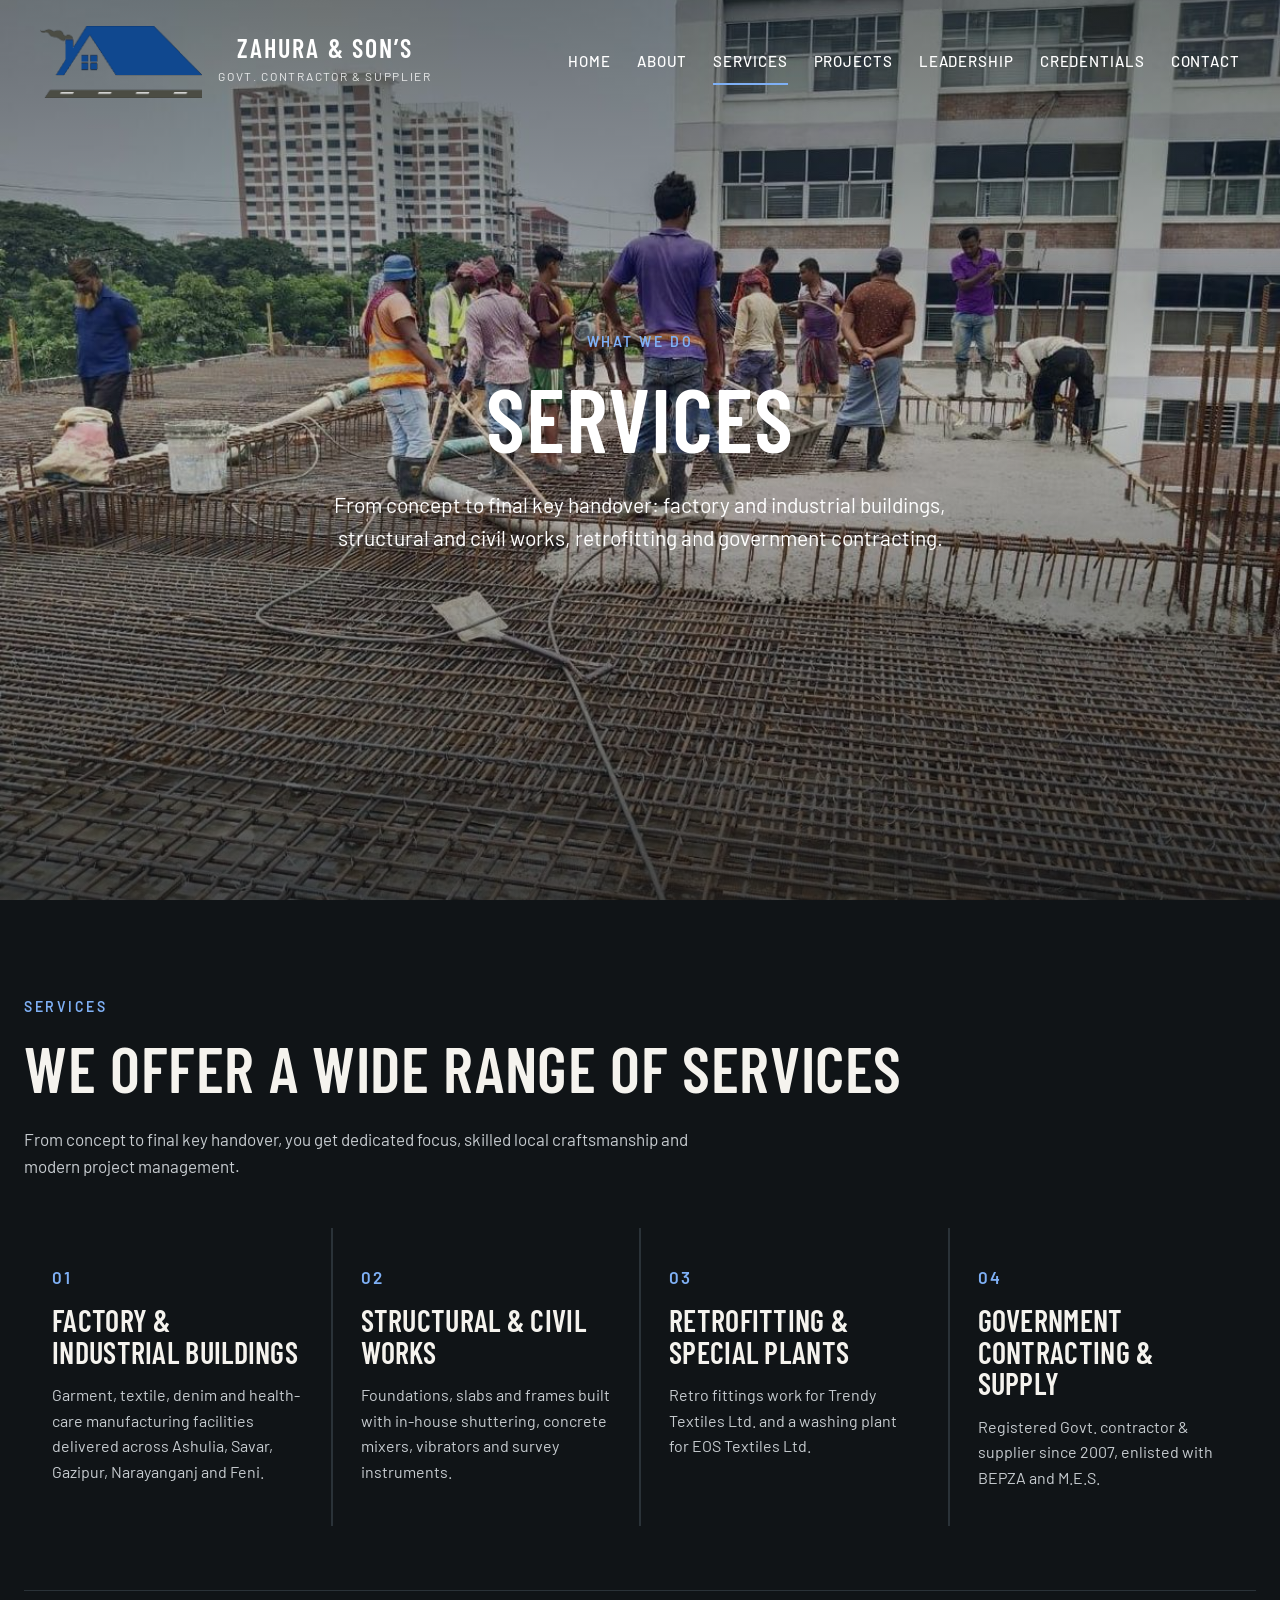
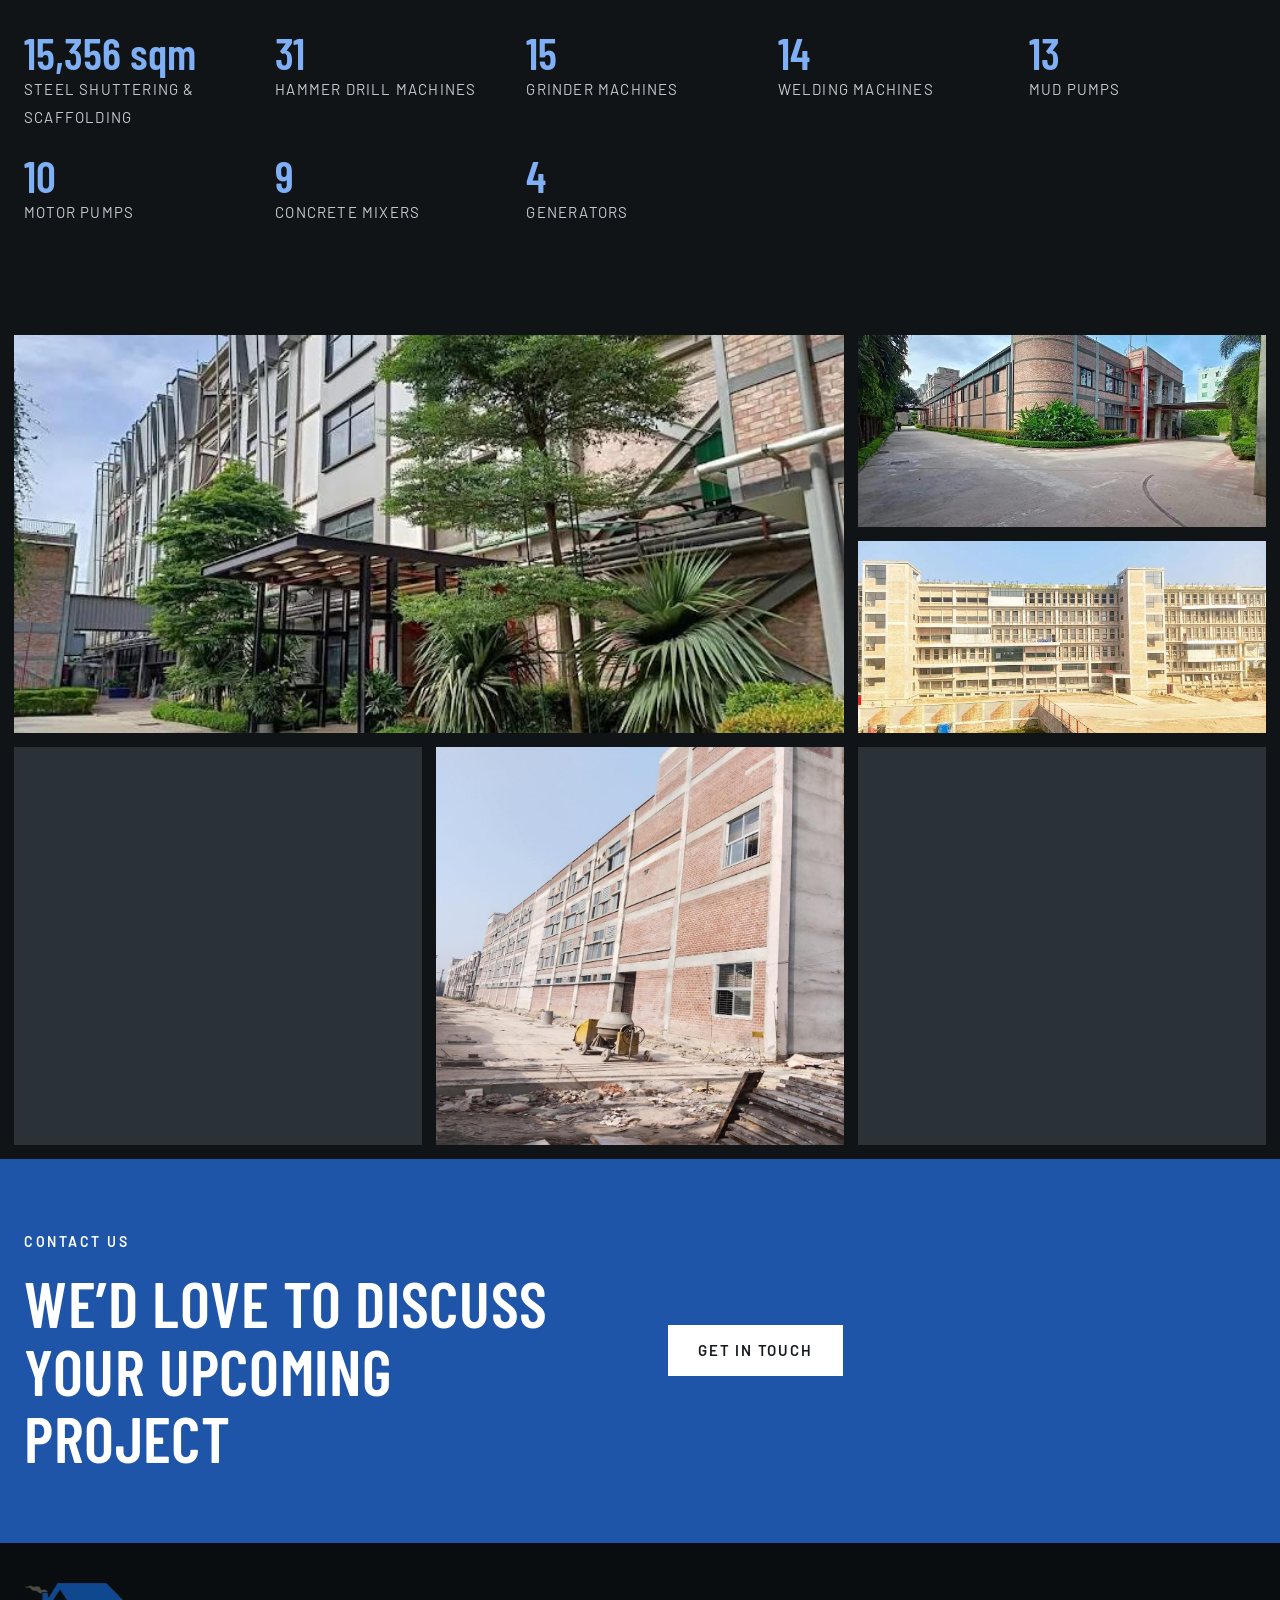
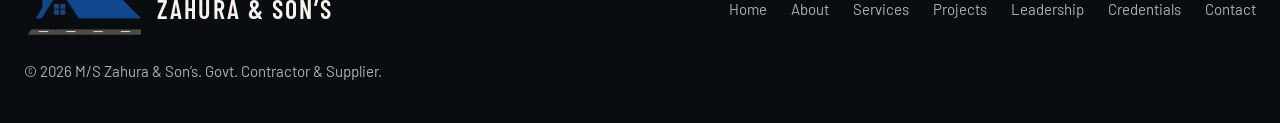
<file: services.html>
<!doctype html>
<html lang="en">
<head>
<meta charset="utf-8">
<meta name="viewport" content="width=device-width, initial-scale=1">
<title>Services — M/S Zahura &amp; Son’s</title>
<meta name="description" content="Factory and industrial buildings, structural and civil works, retrofitting and government contracting by M/S Zahura &amp; Son’s.">
<meta property="og:title" content="Services — M/S Zahura &amp; Son’s">
<meta property="og:description" content="Factory and industrial buildings, structural and civil works, retrofitting and government contracting by M/S Zahura &amp; Son’s.">
<meta property="og:type" content="website">
<link rel="icon" href="images/favicon.png">
<link rel="preconnect" href="https://fonts.googleapis.com">
<link rel="preconnect" href="https://fonts.gstatic.com" crossorigin>
<link rel="stylesheet" href="https://fonts.googleapis.com/css2?family=Barlow+Condensed:wght@500;600&family=Barlow:wght@400;500;600&display=swap">
<link rel="stylesheet" href="css/styles.css">
</head>
<body>
<header class="hero sub" id="home" data-hero="images/projects/shasha-denims-11.jpg" data-hero-mobile="images/projects/shasha-denims-04.jpg"><div class="nav"><a class="brand" href="index.html"><img src="images/logo.png" alt="M/S Zahura &amp; Son’s logo"><span><b>ZAHURA &amp; SON’S</b><small>Govt. Contractor &amp; Supplier</small></span></a><button class="menu" type="button" aria-expanded="false" aria-controls="site-nav">Menu</button><nav class="links" id="site-nav"><a href="index.html">Home</a><a href="about.html">About</a><a href="services.html" class="on">Services</a><a href="projects.html">Projects</a><a href="leadership.html">Leadership</a><a href="credentials.html">Credentials</a><a href="contact.html">Contact</a></nav></div>
<div class="w"><p class="eye">What we do</p><h1>Services</h1><p class="hsub">From concept to final key handover: factory and industrial buildings, structural and civil works, retrofitting and government contracting.</p></div></header><main id="main"><section class="sec dk" id="services"><div class="w"><p class="eye">Services</p><h2>We offer a wide range of services</h2><p class="lede dk-l">From concept to final key handover, you get dedicated focus, skilled local craftsmanship and modern project management.</p><div class="sg"><div class="sc"><span>01</span><h3>Factory &amp; industrial buildings</h3><p>Garment, textile, denim and health-care manufacturing facilities delivered across Ashulia, Savar, Gazipur, Narayanganj and Feni.</p></div><div class="sc"><span>02</span><h3>Structural &amp; civil works</h3><p>Foundations, slabs and frames built with in-house shuttering, concrete mixers, vibrators and survey instruments.</p></div><div class="sc"><span>03</span><h3>Retrofitting &amp; special plants</h3><p>Retro fittings work for Trendy Textiles Ltd. and a washing plant for EOS Textiles Ltd.</p></div><div class="sc"><span>04</span><h3>Government contracting &amp; supply</h3><p>Registered Govt. contractor &amp; supplier since 2007, enlisted with BEPZA and M.E.S.</p></div></div><div class="eqs"><div><strong>20,000 sqm</strong><span>Steel shuttering &amp; scaffolding</span></div><div><strong>40</strong><span>Hammer drill machines</span></div><div><strong>20</strong><span>Grinder machines</span></div><div><strong>18</strong><span>Welding machines</span></div><div><strong>17</strong><span>Mud pumps</span></div><div><strong>15</strong><span>Motor pumps</span></div><div><strong>14</strong><span>Concrete mixers</span></div><div><strong>6</strong><span>Generators</span></div></div></div></section><div class="gal"><img class="gs" src="images/projects/southern-garments-03.jpg" alt="Zahura &amp; Son’s project photo" loading="lazy" decoding="async"><img class="gs" src="images/projects/southern-garments-04.jpg" alt="Zahura &amp; Son’s project photo" loading="lazy" decoding="async"><img class="gs" src="images/projects/renaissance-apparels-04.jpg" alt="Zahura &amp; Son’s project photo" loading="lazy" decoding="async"><img class="gs" src="images/projects/shasha-denims-02.jpg" alt="Zahura &amp; Son’s project photo" loading="lazy" decoding="async"><img class="gs" src="images/projects/trendy-textiles-14.jpg" alt="Zahura &amp; Son’s project photo" loading="lazy" decoding="async"><img class="gs" src="images/projects/rspl-health-02.jpg" alt="Zahura &amp; Son’s project photo" loading="lazy" decoding="async"></div><section class="cta" id="cta"><div class="w"><div class="two"><div><p class="eye">Contact us</p><h2>We’d love to discuss your upcoming project</h2></div><div><a class="btn" href="contact.html">Get in touch</a></div></div></section></main><footer class="ft"><div class="w"><a class="brand" href="index.html"><img src="images/logo.png" alt="Logo"><span class="fb"><b>ZAHURA &amp; SON’S</b></span></a><nav><a href="index.html">Home</a><a href="about.html">About</a><a href="services.html" class="on">Services</a><a href="projects.html">Projects</a><a href="leadership.html">Leadership</a><a href="credentials.html">Credentials</a><a href="contact.html">Contact</a></nav><span>© 2026 M/S Zahura &amp; Son’s. Govt. Contractor &amp; Supplier.</span></div></footer>
<script src="js/config.js"></script>
<script src="js/main.js"></script>
<script src="js/animate.js"></script>
</body>
</html>
</file>
<file: css/styles.css>
/* ============ Base ============ */
body{margin:0;background:#f5f3ee;color:#16191c;font-family:Barlow,system-ui,sans-serif;font-size:17px;line-height:1.6}
*{box-sizing:border-box}h1,h2,h3,h4{font-family:'Barlow Condensed',Impact,sans-serif;font-weight:600;line-height:1.05;margin:0;text-transform:uppercase;letter-spacing:.01em}
p{margin:0}a{color:inherit;text-decoration:none}.w{max-width:1344px;margin:0 auto;padding:0 24px}
[id]{scroll-margin-top:96px}
.sec{padding:96px 0}.dk{background:#101417;color:#f5f3ee}.alt{background:#e9e6df}
.eye{font-size:14px;font-weight:600;letter-spacing:.18em;text-transform:uppercase;color:#1f55a8;margin-bottom:16px}.dk .eye,.hero .eye{color:#7fb0f5}
h2{font-size:clamp(36px,5vw,64px);margin-bottom:24px}

/* ============ Navigation (fixed, larger logo) ============ */
.nav{position:fixed;top:0;left:0;right:0;z-index:30;display:flex;flex-wrap:wrap;align-items:center;justify-content:space-between;gap:16px;padding:26px 40px;color:#fff}
.brand{display:flex;align-items:center;gap:16px}.brand img{height:72px;width:auto}.brand b{display:block;font:600 26px/1 'Barlow Condensed',sans-serif;letter-spacing:.08em}.brand small{font-size:12px;letter-spacing:.14em;text-transform:uppercase;opacity:.85}
.links{display:flex;flex-wrap:wrap;gap:6px 26px;font-size:15px;font-weight:500;letter-spacing:.06em;text-transform:uppercase}.links a{padding:10px 0;border-bottom:2px solid transparent}.links a:hover{border-color:#7fb0f5}.links a.on{border-color:#7fb0f5}
.menu{display:none;background:transparent;color:#fff;border:1px solid rgba(255,255,255,.7);padding:10px 16px;font:600 14px Barlow,sans-serif;letter-spacing:.12em;text-transform:uppercase;cursor:pointer}

/* ============ Hero: full-screen photo, centered text, slow upward drift on scroll ============ */
.hero{position:relative;overflow:hidden;isolation:isolate;display:flex;align-items:center;justify-content:center;min-height:100vh;min-height:100svh;padding:130px 0 110px;color:#fff;background:#101417;text-align:center}
.hero::before,.hero::after{content:"";position:absolute;inset:0}
.hero::before{z-index:0;background-image:var(--hero-img,url(../images/hero.jpg));background-size:cover;background-position:center calc(42% + var(--py,0px))}
.hero::after{z-index:1;background:linear-gradient(180deg,rgba(8,12,16,.5),rgba(8,12,16,.18) 45%,rgba(8,12,16,.72))}
.hero .w{position:relative;z-index:2;width:100%;display:flex;flex-direction:column;align-items:center}
.hero h1{font-size:clamp(48px,8vw,118px);max-width:1000px;margin:0 auto}
.hero .hsub{max-width:640px;font-size:clamp(17px,2.2vw,21px);margin:24px auto 34px}
.hero.sub h1{font-size:clamp(44px,7vw,96px)}
.scroll{display:inline-block;font-size:13px;letter-spacing:.24em;text-transform:uppercase;border-top:2px solid #7fb0f5;padding-top:12px}

.btn{display:inline-block;background:#1f55a8;color:#fff;font:600 15px/1 Barlow,sans-serif;letter-spacing:.12em;text-transform:uppercase;padding:18px 30px;border:0;cursor:pointer}.btn:hover{background:#17427f}.lnk{font-weight:600;letter-spacing:.1em;text-transform:uppercase;border-bottom:2px solid #1f55a8;padding-bottom:4px}
.two{display:flex;flex-wrap:wrap;gap:56px;align-items:center}.two>*{flex:1 1 420px;min-width:0}
.stats{display:flex;flex-wrap:wrap;gap:24px;margin-top:56px;border-top:1px solid #c9c5bb;padding-top:32px}.stats div{flex:1 1 200px}.stats strong{display:block;font:600 56px/1 'Barlow Condensed',sans-serif;color:#1f55a8}.stats span{font-size:15px;text-transform:uppercase;letter-spacing:.1em}
.about img{width:100%;display:block}.vals{display:flex;flex-wrap:wrap;gap:12px;margin-top:28px}.vals span{border:1px solid #16191c;padding:8px 18px;font-weight:600;letter-spacing:.1em;text-transform:uppercase;font-size:14px}.pts p{padding:16px 0;border-top:1px solid #c9c5bb}.pts b{display:block;font:600 22px 'Barlow Condensed',sans-serif;text-transform:uppercase}
.sg{display:grid;grid-template-columns:repeat(auto-fit,minmax(250px,1fr));gap:2px;background:#2a3238;margin-top:48px}.sc{background:#101417;padding:36px 28px}.sc span{color:#7fb0f5;font-weight:600;letter-spacing:.14em}.sc h3{font-size:30px;margin:14px 0}.sc p{color:#c7ccd0;font-size:16px}
.eqs{display:grid;grid-template-columns:repeat(auto-fill,minmax(200px,1fr));gap:24px;margin-top:64px;padding-top:40px;border-top:1px solid #2a3238}.eqs strong{display:block;font:600 44px/1 'Barlow Condensed',sans-serif;color:#7fb0f5}.eqs span{font-size:15px;color:#c7ccd0;text-transform:uppercase;letter-spacing:.08em}

/* ============ Framed photo mosaic (Harper-style, replaces the straight line) ============ */
.gal{display:grid;grid-template-columns:repeat(2,1fr);gap:10px;padding:10px;background:#101417}
.gal .gs{aspect-ratio:3/2;object-fit:cover}
@media(min-width:861px){
.gal{grid-template-columns:repeat(6,1fr);grid-auto-rows:clamp(110px,15vw,210px);gap:14px;padding:14px}
.gal .gs{aspect-ratio:auto;height:100%;width:100%}
.gal .gs:nth-child(1){grid-column:span 4;grid-row:span 2}
.gal .gs:nth-child(2),.gal .gs:nth-child(3){grid-column:span 2}
.gal .gs:nth-child(n+4){grid-column:span 2;grid-row:span 2}
}

.pjt{margin-top:72px}.pjh{display:flex;flex-wrap:wrap;justify-content:space-between;gap:20px;align-items:flex-end;padding-bottom:20px;border-bottom:2px solid #16191c;margin-bottom:16px}.pjh h3{font-size:clamp(32px,4vw,52px)}.pjh p{max-width:560px;color:#4a5157;font-size:16px}.num{font-weight:600;letter-spacing:.14em;color:#1f55a8}
.val{text-align:right}.val span{display:block;font-size:13px;letter-spacing:.14em;text-transform:uppercase;color:#4a5157}.val strong{font:600 32px/1.1 'Barlow Condensed',sans-serif}.val em{display:block;font-style:normal;font-size:14px;color:#4a5157}
.pg{display:grid;grid-template-columns:repeat(auto-fill,minmax(200px,1fr));gap:10px}.ph{aspect-ratio:4/3}@media(min-width:760px){.feat{grid-column:span 2;grid-row:span 2;aspect-ratio:auto}}
.lead{display:flex;flex-wrap:wrap;gap:56px;align-items:center;margin-bottom:80px}.lead>*{flex:1 1 380px;min-width:0}.lead img{width:100%;max-width:440px;display:block}.lead h3{font-size:clamp(44px,6vw,80px);margin:8px 0 20px}.lead p{color:#c7ccd0;margin-bottom:14px}
.pcs{display:grid;grid-template-columns:repeat(auto-fill,minmax(220px,1fr));gap:28px}.pt{aspect-ratio:4/5;margin-bottom:16px}.pc h4{font-size:26px}.pc p{font-size:15px;color:#c7ccd0}.pc .role{color:#7fb0f5;font-weight:600;margin-top:6px}.pc .exp{margin-top:8px;font-size:13px;letter-spacing:.06em;text-transform:uppercase}
h3.sub{font-size:36px;margin:72px 0 28px;padding-top:24px;border-top:1px solid #2a3238}
.cg{display:grid;grid-template-columns:repeat(auto-fill,minmax(220px,1fr));gap:24px}.cf{margin:0}.cs{aspect-ratio:380/540;border:1px solid #c9c5bb}.cf figcaption{margin-top:10px;font-weight:600;font-size:15px}
.wg{display:grid;grid-template-columns:repeat(auto-fill,minmax(110px,1fr));gap:6px;margin-top:20px}.ws{aspect-ratio:230/320;border:1px solid #c9c5bb}
form{display:flex;flex-direction:column;gap:18px}label{font-size:13px;letter-spacing:.14em;text-transform:uppercase;display:block;margin-bottom:6px}input,textarea{width:100%;background:#1b2126;border:1px solid #3a444c;color:#f5f3ee;padding:14px;font:17px Barlow,sans-serif}
.ct p{margin-bottom:14px;color:#c7ccd0}.ct b{color:#f5f3ee;display:block;font-size:13px;letter-spacing:.14em;text-transform:uppercase}
.ft{background:#0a0d0f;color:#aab1b6;padding:40px 0;font-size:15px}.ft .w{display:flex;flex-wrap:wrap;gap:24px;justify-content:space-between;align-items:center}.ft nav{display:flex;flex-wrap:wrap;gap:8px 24px}.ft img{height:52px}
.cta{background:#1f55a8;color:#fff;padding:72px 0}.cta .eye{color:#fff}.cta h2{margin:0}.cta .btn{background:#fff;color:#16191c}.cta .btn:hover{background:#e9e6df}
.pzg{display:grid;grid-template-columns:repeat(auto-fill,minmax(280px,1fr));gap:24px;margin-top:48px}.pz{margin:0}.pz .ph{width:100%}.pz figcaption{margin-top:12px;font:600 26px/1.1 'Barlow Condensed',sans-serif;text-transform:uppercase}.pz small{display:block;font:400 15px Barlow,sans-serif;text-transform:none;color:#4a5157}
a:focus-visible,button:focus-visible,input:focus-visible,textarea:focus-visible,img[role=button]:focus-visible{outline:3px solid #7fb0f5;outline-offset:3px}
img.ph,img.pt,img.cs,img.ws,img.gs{display:block;width:100%;object-fit:cover;background:#2a3238}.pt{object-position:50% 20%}img.cs,img.ws{object-fit:contain;background:#ece9e2}
.feat{height:100%;min-height:0}.pg .ph,.cs,.ws,.gal .gs{cursor:zoom-in}
.lb{position:fixed;inset:0;z-index:50;background:rgba(6,9,11,.94);display:flex;align-items:center;justify-content:center;padding:24px}.lb[hidden]{display:none}.lb img{max-width:100%;max-height:100%;object-fit:contain}.lb-x{position:absolute;top:16px;right:20px;background:#fff;color:#16191c;border:0;font-size:28px;line-height:1;width:48px;height:48px;cursor:pointer}
.hp{position:absolute;left:-9999px;width:1px;height:1px;overflow:hidden}#form-status{min-height:1.6em;margin:0;font-weight:500}#form-status.ok{color:#9be3a8}#form-status.err{color:#ffb4a8}
.mt20{margin:20px 0 28px}.mt24{margin-top:24px}.mt40{margin-top:40px}.mt48{margin-top:48px}.lede{max-width:720px}.lede.dk-l{color:#c7ccd0}.lead.nb{margin-bottom:0}h3.sub.first{margin-top:0}h3.sub.light{border-color:#c9c5bb}.fb{color:#f5f3ee}
@media(prefers-reduced-motion:reduce){html{scroll-behavior:auto}}html{scroll-behavior:smooth}

/* ============ Motion ============ */
@keyframes rise{from{opacity:0;transform:translateY(34px)}to{opacity:1;transform:none}}
@keyframes fade{from{opacity:0}to{opacity:1}}
@keyframes pop{from{opacity:0;transform:scale(.94)}to{opacity:1;transform:none}}
@keyframes bob{0%,100%{transform:translateY(0)}50%{transform:translateY(6px)}}
@keyframes spin{to{transform:rotate(360deg)}}

/* Hero: entrance on every page load (nav stays put — no overlap glitch) */
.hero .w>*{animation:rise 1s cubic-bezier(.2,.7,.2,1) both}
.hero .w>:nth-child(1){animation-delay:.25s}.hero .w>:nth-child(2){animation-delay:.4s}
.hero .w>:nth-child(3){animation-delay:.6s}.hero .w>:nth-child(4){animation-delay:.8s}
.scroll::after{content:"\2193";display:inline-block;margin-left:6px;animation:bob 1.8s ease-in-out infinite}

/* Links and buttons */
.links a{transition:border-color .25s ease,color .25s ease}.links a:hover{color:#cfe2ff}
.menu{transition:background .2s ease}.menu:hover{background:rgba(255,255,255,.14)}
.btn{position:relative;transition:background .25s ease,transform .25s ease,box-shadow .25s ease}
.btn:hover{transform:translateY(-3px);box-shadow:0 10px 24px rgba(31,85,168,.35)}
.cta .btn:hover{box-shadow:0 10px 24px rgba(0,0,0,.25)}
.btn:active{transform:translateY(-1px)}.btn:disabled{opacity:.8;cursor:progress;transform:none;box-shadow:none}
.btn.loading{color:transparent}
.btn.loading::after{content:"";position:absolute;left:50%;top:50%;width:20px;height:20px;margin:-10px 0 0 -10px;border:3px solid rgba(255,255,255,.4);border-top-color:#fff;border-radius:50%;animation:spin .7s linear infinite}
.lnk{transition:color .25s ease}.lnk:hover{color:#1f55a8}
.lnk::after{content:"\2192";display:inline-block;margin-left:.6em;transition:transform .25s ease}.lnk:hover::after{transform:translateX(6px)}

/* Cards and photos */
.sc{transition:background .35s ease,transform .35s ease,box-shadow .35s ease}
.sc:hover{position:relative;z-index:1;background:#171e24;transform:translateY(-6px);box-shadow:inset 0 3px 0 #7fb0f5,0 18px 30px rgba(0,0,0,.35)}
.imw{display:block;overflow:hidden}
.imw img{transition:transform .9s cubic-bezier(.2,.7,.2,1)}
.pz:hover .imw img,.pc:hover .imw img{transform:scale(1.06)}
.pc .imw{margin-bottom:16px}.pc .imw .pt{margin-bottom:0}
.pz figcaption{transition:color .25s ease}.pz:hover figcaption{color:#1f55a8}
.pg .ph,.gal .gs,.cs,.ws{position:relative;transition:transform .35s ease,box-shadow .35s ease}
.pg .ph:hover,.gal .gs:hover{z-index:2;box-shadow:0 14px 30px rgba(0,0,0,.35)}
.cs:hover,.ws:hover{z-index:2;transform:translateY(-4px);box-shadow:0 12px 24px rgba(0,0,0,.2)}
.lb{animation:fade .25s ease both}.lb img{animation:pop .35s cubic-bezier(.2,.7,.2,1) both}

/* Form */
input,textarea{transition:border-color .2s ease,background .2s ease}
input:focus,textarea:focus{border-color:#7fb0f5;background:#20282f}
#form-status.ok,#form-status.err{animation:rise .5s ease both}

/* Scroll progress bar and back-to-top (added by js/animate.js) */
.prog{position:fixed;top:0;left:0;right:0;height:3px;background:linear-gradient(90deg,#1f55a8,#7fb0f5);transform:scaleX(0);transform-origin:0 50%;z-index:60;pointer-events:none}
.totop{position:fixed;right:20px;bottom:20px;z-index:40;width:48px;height:48px;border:0;background:#1f55a8;color:#fff;font-size:22px;line-height:1;cursor:pointer;opacity:0;visibility:hidden;transform:translateY(14px);transition:opacity .3s ease,transform .3s ease,visibility .3s,background .2s ease}
.totop.show{opacity:1;visibility:visible;transform:none}
.totop.show:hover{background:#17427f;transform:translateY(-3px)}

/* Scroll reveal (classes added by js/animate.js; content is never hidden without JS) */
.rv{opacity:0;transform:translateY(32px);transition:opacity .8s cubic-bezier(.2,.7,.2,1),transform .8s cubic-bezier(.2,.7,.2,1)!important;transition-delay:var(--d,0ms)!important}
.rv.zoom{transform:scale(.95)}
.rv.in{opacity:1;transform:none}

@media(prefers-reduced-motion:reduce){
  *,*::before,*::after{animation-duration:.001ms!important;animation-delay:0s!important;animation-iteration-count:1!important;transition-duration:.001ms!important;transition-delay:0s!important}
  .rv{opacity:1;transform:none}
}
@media print{.rv{opacity:1!important;transform:none!important}.prog,.totop{display:none}}

/* ============ Sticky navigation ============ */
.nav{transition:transform .35s ease,background .3s ease,padding .3s ease,box-shadow .3s ease}
.nav.stuck{background:rgba(10,13,15,.94);-webkit-backdrop-filter:blur(8px);backdrop-filter:blur(8px);padding-top:14px;padding-bottom:14px;box-shadow:0 6px 24px rgba(0,0,0,.35)}
.nav .brand img{transition:height .3s ease}
.nav.stuck .brand img{height:56px}
.nav.hide{transform:translateY(-110%)}

/* Lightbox controls */
body.noscroll{overflow:hidden}
.lb img{border:0}.lb img.swap{animation:pop .3s cubic-bezier(.2,.7,.2,1) both}
.lb-n{position:absolute;top:50%;transform:translateY(-50%);width:52px;height:72px;border:0;background:rgba(255,255,255,.12);color:#fff;font-size:44px;line-height:1;cursor:pointer;transition:background .2s}
.lb-n:hover{background:rgba(255,255,255,.3)}.lb-n[hidden]{display:none}.lb-p{left:12px}.lb-f{right:12px}
.lb-c{position:absolute;left:0;right:0;bottom:14px;text-align:center;color:#c7ccd0;font-size:14px;letter-spacing:.08em;padding:0 70px}
@media(max-width:600px){.lb-n{width:40px;height:56px;font-size:34px}.lb-p{left:4px}.lb-f{right:4px}}

/* Project filter chips: sticky on desktop, scrolls away on mobile */
.chips{display:flex;flex-wrap:wrap;gap:10px;margin-top:32px;position:sticky;top:70px;z-index:8;background:#f5f3ee;padding:12px 0}
.chip{font:600 14px Barlow,sans-serif;letter-spacing:.08em;text-transform:uppercase;padding:10px 18px;border:1px solid #16191c;background:transparent;color:#16191c;cursor:pointer;transition:background .2s,color .2s,transform .2s}
.chip:hover{transform:translateY(-2px)}.chip.on{background:#1f55a8;border-color:#1f55a8;color:#fff}
article.pjt[hidden]{display:none}
@keyframes flt{from{opacity:0;transform:translateY(22px)}to{opacity:1;transform:none}}
article.flt{animation:flt .6s cubic-bezier(.2,.7,.2,1) both}

/* Clickable project cards on home page */
.pz{position:relative}.pz-l{position:absolute;inset:0;z-index:2}.pz-l:focus-visible{outline:3px solid #7fb0f5}

/* Client ticker */
.tick{overflow:hidden;background:#1f55a8;color:#fff;padding:18px 0;border-block:1px solid rgba(255,255,255,.15)}
.tick-t{display:flex;width:max-content;animation:marq 38s linear infinite}
.tick:hover .tick-t{animation-play-state:paused}
.tick span{font:600 26px/1 'Barlow Condensed',sans-serif;letter-spacing:.1em;text-transform:uppercase;padding:0 28px;white-space:nowrap;display:flex;align-items:center;gap:56px}
.tick span::after{content:"\25C6";font-size:11px;opacity:.6}
@keyframes marq{to{transform:translateX(-50%)}}

/* Form extras */
.fnote{font-size:14px;color:#aab1b6;margin:0}.fnote[hidden],.ct p[hidden]{display:none}
input.bad,textarea.bad{border-color:#ff8a78}
.ct a{color:#7fb0f5;border-bottom:1px solid transparent}.ct a:hover{border-color:#7fb0f5}

/* ============ Mobile ============ */
@media(max-width:860px){
.nav{padding:14px 20px}
.brand img{height:60px}.brand b{font-size:22px}
.menu{display:inline-block}
.links{display:none;flex-direction:column;width:100%;gap:0;background:rgba(10,13,15,.96);padding:8px 16px}
.links.open{display:flex}
.hero{padding:110px 0 84px}
.sec{padding:64px 0}
.val{text-align:left}
.chips{position:static;background:transparent;padding:8px 0;margin-top:20px}
/* Harper-style light frame around the mobile screen */
body::after{content:"";position:fixed;inset:0;pointer-events:none;z-index:90;border:8px solid rgba(233,230,223,.95);box-shadow:inset 0 0 0 1px rgba(22,25,28,.06)}
}
@media(prefers-reduced-motion:reduce){.tick-t{animation:none;flex-wrap:wrap;width:auto}.nav{transition:none}}
</file>
